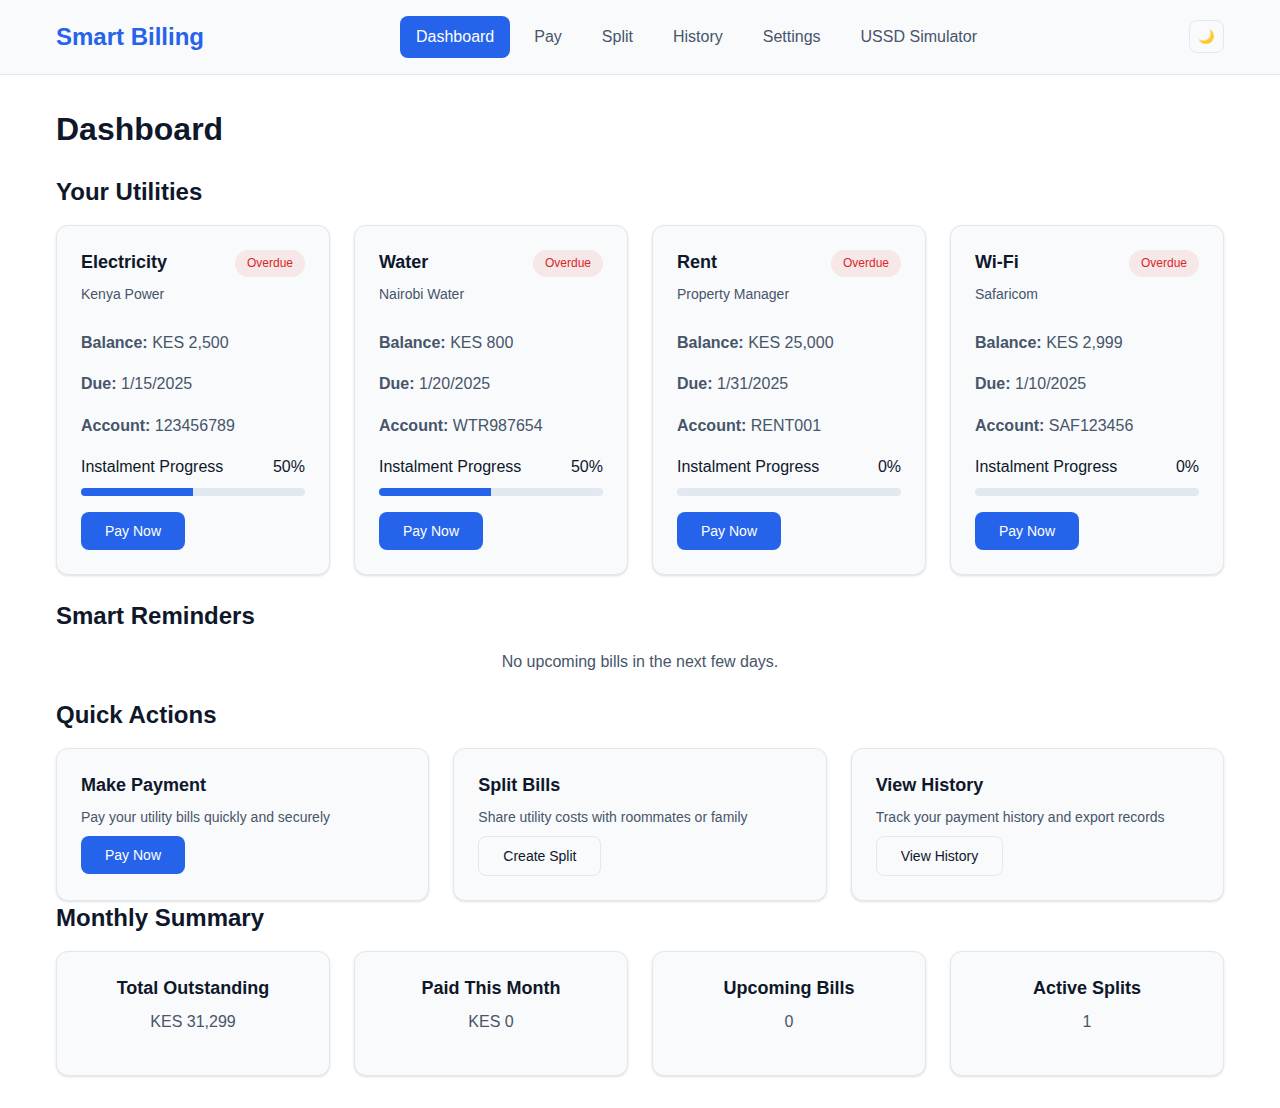
<file: index.html>
<!DOCTYPE html>
<html lang="en">
<head>
    <meta charset="UTF-8">
    <meta name="viewport" content="width=device-width, initial-scale=1.0">
    <title>Smart Utility Billing Assistant - Dashboard</title>
    <link rel="stylesheet" href="styles.css">
</head>
<body>
    <header class="header">
        <div class="container">
            <div class="header-content">
                <a href="index.html" class="logo">Smart Billing</a>
                
                <nav class="nav" role="navigation" aria-label="Main navigation">
                    <a href="index.html" class="nav-link">Dashboard</a>
                    <a href="pay.html" class="nav-link">Pay</a>
                    <a href="split.html" class="nav-link">Split</a>
                    <a href="history.html" class="nav-link">History</a>
                    <a href="settings.html" class="nav-link">Settings</a>
                    <a href="ussd.html" class="nav-link">USSD Simulator</a>
                </nav>
                
                <button class="theme-toggle" aria-label="Toggle dark mode">🌙</button>
            </div>
        </div>
    </header>

    <main class="main">
        <div class="container">
            <section aria-labelledby="dashboard-title">
                <h1 id="dashboard-title" class="mb-6">Dashboard</h1>
                
                <!-- Utility Cards Section -->
                <section aria-labelledby="utilities-title">
                    <h2 id="utilities-title" class="mb-4">Your Utilities</h2>
                    <div id="utility-cards" class="grid grid-4 mb-6">
                        <!-- Utility cards will be populated by JavaScript -->
                    </div>
                </section>

                <!-- Smart Reminders Section -->
                <section aria-labelledby="reminders-title">
                    <h2 id="reminders-title" class="mb-4">Smart Reminders</h2>
                    <div id="reminders" class="mb-6">
                        <!-- Reminders will be populated by JavaScript -->
                    </div>
                </section>

                <!-- Quick Actions Section -->
                <section aria-labelledby="quick-actions-title">
                    <h2 id="quick-actions-title" class="mb-4">Quick Actions</h2>
                    <div class="grid grid-3">
                        <div class="card">
                            <h3 class="card-title">Make Payment</h3>
                            <p class="card-subtitle">Pay your utility bills quickly and securely</p>
                            <a href="pay.html" class="btn btn-primary">Pay Now</a>
                        </div>
                        
                        <div class="card">
                            <h3 class="card-title">Split Bills</h3>
                            <p class="card-subtitle">Share utility costs with roommates or family</p>
                            <a href="split.html" class="btn btn-secondary">Create Split</a>
                        </div>
                        
                        <div class="card">
                            <h3 class="card-title">View History</h3>
                            <p class="card-subtitle">Track your payment history and export records</p>
                            <a href="history.html" class="btn btn-secondary">View History</a>
                        </div>
                    </div>
                </section>

                <!-- Summary Statistics -->
                <section aria-labelledby="summary-title" class="mt-6">
                    <h2 id="summary-title" class="mb-4">Monthly Summary</h2>
                    <div class="grid grid-4">
                        <div class="card text-center">
                            <h3 class="card-title">Total Outstanding</h3>
                            <p class="text-2xl font-bold text-primary" id="total-outstanding">KES 0</p>
                        </div>
                        
                        <div class="card text-center">
                            <h3 class="card-title">Paid This Month</h3>
                            <p class="text-2xl font-bold text-success" id="paid-this-month">KES 0</p>
                        </div>
                        
                        <div class="card text-center">
                            <h3 class="card-title">Upcoming Bills</h3>
                            <p class="text-2xl font-bold text-warning" id="upcoming-bills">0</p>
                        </div>
                        
                        <div class="card text-center">
                            <h3 class="card-title">Active Splits</h3>
                            <p class="text-2xl font-bold text-secondary" id="active-splits">0</p>
                        </div>
                    </div>
                </section>
            </section>
        </div>
    </main>

    <script src="app.js"></script>
    <script>
        // Dashboard-specific functionality
        document.addEventListener('DOMContentLoaded', function() {
            // Update summary statistics
            updateSummaryStats();
        });

        function updateSummaryStats() {
            if (!window.app || !window.app.data) return;

            const data = window.app.data;
            
            // Calculate total outstanding
            const totalOutstanding = data.utilities.reduce((sum, utility) => sum + utility.balance, 0);
            document.getElementById('total-outstanding').textContent = `KES ${totalOutstanding.toLocaleString()}`;
            
            // Calculate paid this month (from transactions)
            const currentMonth = new Date().getMonth();
            const currentYear = new Date().getFullYear();
            const paidThisMonth = data.transactions
                .filter(transaction => {
                    const transactionDate = new Date(transaction.date);
                    return transactionDate.getMonth() === currentMonth && 
                           transactionDate.getFullYear() === currentYear;
                })
                .reduce((sum, transaction) => sum + transaction.amount, 0);
            document.getElementById('paid-this-month').textContent = `KES ${paidThisMonth.toLocaleString()}`;
            
            // Count upcoming bills (due in next 7 days)
            const today = new Date();
            const nextWeek = new Date(today.getTime() + 7 * 24 * 60 * 60 * 1000);
            const upcomingCount = data.utilities.filter(utility => {
                const dueDate = new Date(utility.dueDate);
                return dueDate >= today && dueDate <= nextWeek;
            }).length;
            document.getElementById('upcoming-bills').textContent = upcomingCount;
            
            // Count active splits
            const activeSplitsCount = data.splits.filter(split => 
                split.participants.some(participant => !participant.paid)
            ).length;
            document.getElementById('active-splits').textContent = activeSplitsCount;
        }
    </script>
</body>
</html>
</file>
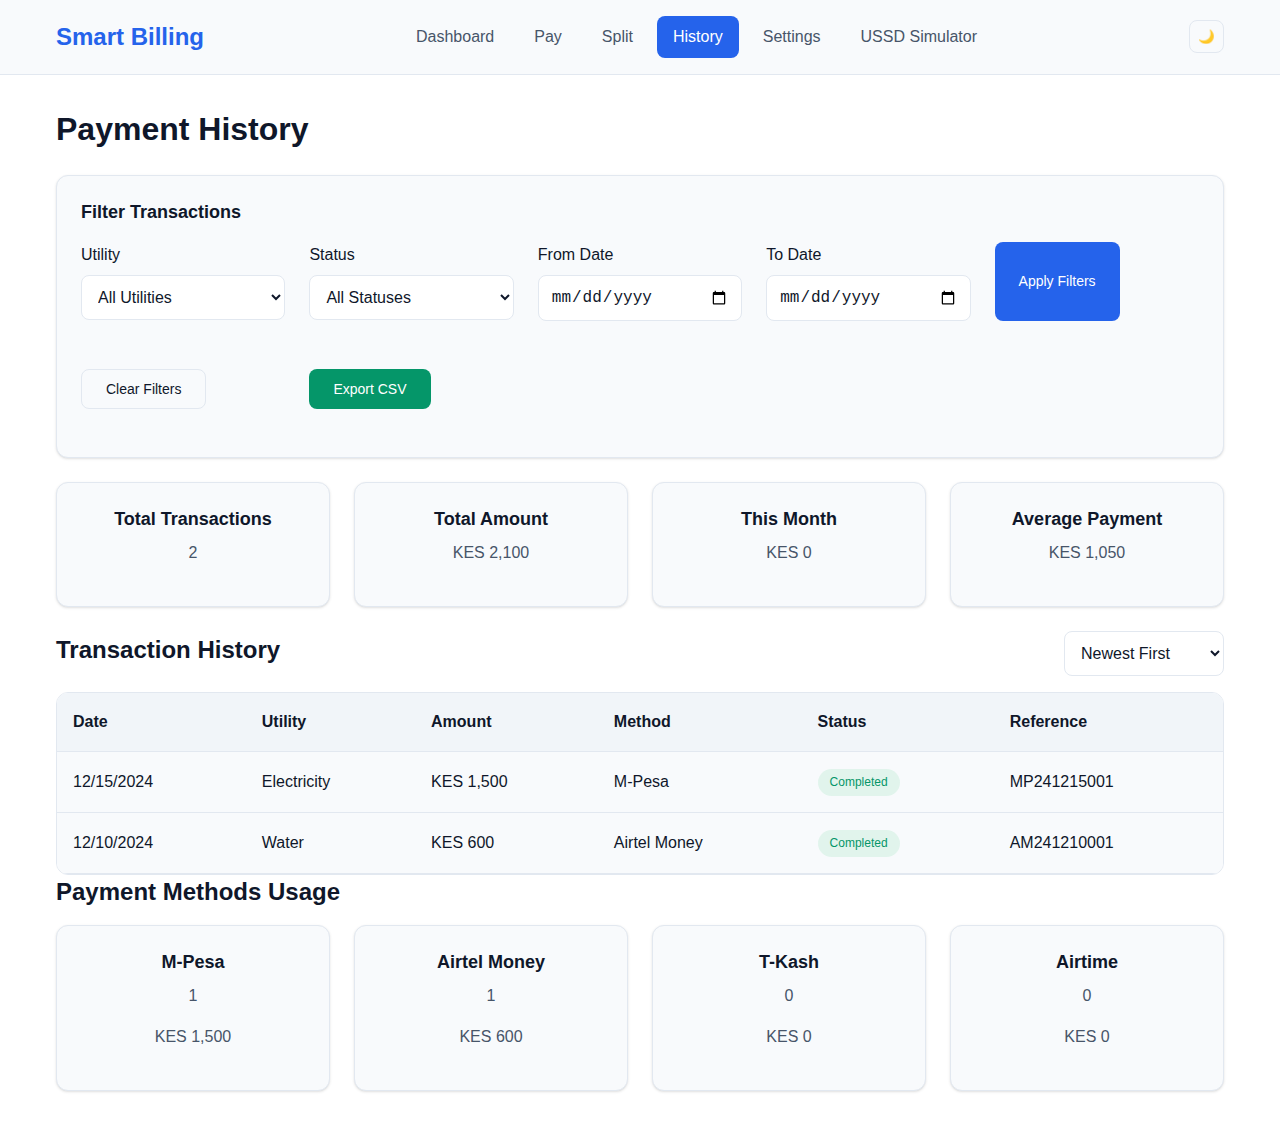
<file: history.html>
<!DOCTYPE html>
<html lang="en">
<head>
    <meta charset="UTF-8">
    <meta name="viewport" content="width=device-width, initial-scale=1.0">
    <title>Smart Utility Billing Assistant - Payment History</title>
    <link rel="stylesheet" href="styles.css">
</head>
<body>
    <header class="header">
        <div class="container">
            <div class="header-content">
                <a href="index.html" class="logo">Smart Billing</a>
                
                <nav class="nav" role="navigation" aria-label="Main navigation">
                    <a href="index.html" class="nav-link">Dashboard</a>
                    <a href="pay.html" class="nav-link">Pay</a>
                    <a href="split.html" class="nav-link">Split</a>
                    <a href="history.html" class="nav-link">History</a>
                    <a href="settings.html" class="nav-link">Settings</a>
                    <a href="ussd.html" class="nav-link">USSD Simulator</a>
                </nav>
                
                <button class="theme-toggle" aria-label="Toggle dark mode">🌙</button>
            </div>
        </div>
    </header>

    <main class="main">
        <div class="container">
            <section aria-labelledby="history-title">
                <h1 id="history-title" class="mb-6">Payment History</h1>
                
                <!-- Filters Section -->
                <div class="card mb-6">
                    <h2 class="card-title mb-4">Filter Transactions</h2>
                    
                    <form id="filter-form" class="grid grid-4">
                        <div class="form-group">
                            <label for="filter-utility" class="form-label">Utility</label>
                            <select id="filter-utility" class="form-select">
                                <option value="">All Utilities</option>
                                <option value="Electricity">Electricity</option>
                                <option value="Water">Water</option>
                                <option value="Rent">Rent</option>
                                <option value="Wi-Fi">Wi-Fi</option>
                            </select>
                        </div>

                        <div class="form-group">
                            <label for="filter-status" class="form-label">Status</label>
                            <select id="filter-status" class="form-select">
                                <option value="">All Statuses</option>
                                <option value="Completed">Completed</option>
                                <option value="Pending">Pending</option>
                                <option value="Failed">Failed</option>
                            </select>
                        </div>

                        <div class="form-group">
                            <label for="filter-date-from" class="form-label">From Date</label>
                            <input type="date" id="filter-date-from" class="form-input">
                        </div>

                        <div class="form-group">
                            <label for="filter-date-to" class="form-label">To Date</label>
                            <input type="date" id="filter-date-to" class="form-input">
                        </div>

                        <div class="form-group flex items-end">
                            <button type="submit" class="btn btn-primary">Apply Filters</button>
                        </div>

                        <div class="form-group flex items-end">
                            <button type="button" id="clear-filters" class="btn btn-secondary">Clear Filters</button>
                        </div>

                        <div class="form-group flex items-end">
                            <button type="button" id="export-csv" class="btn btn-success">Export CSV</button>
                        </div>
                    </form>
                </div>

                <!-- Summary Statistics -->
                <div class="grid grid-4 mb-6">
                    <div class="card text-center">
                        <h3 class="card-title">Total Transactions</h3>
                        <p class="text-2xl font-bold text-primary" id="total-transactions">0</p>
                    </div>
                    
                    <div class="card text-center">
                        <h3 class="card-title">Total Amount</h3>
                        <p class="text-2xl font-bold text-success" id="total-amount">KES 0</p>
                    </div>
                    
                    <div class="card text-center">
                        <h3 class="card-title">This Month</h3>
                        <p class="text-2xl font-bold text-warning" id="this-month-amount">KES 0</p>
                    </div>
                    
                    <div class="card text-center">
                        <h3 class="card-title">Average Payment</h3>
                        <p class="text-2xl font-bold text-secondary" id="average-payment">KES 0</p>
                    </div>
                </div>

                <!-- Transaction History Table -->
                <section aria-labelledby="transactions-title">
                    <div class="flex justify-between items-center mb-4">
                        <h2 id="transactions-title">Transaction History</h2>
                        <div class="flex gap-4">
                            <select id="sort-by" class="form-select" style="width: auto;">
                                <option value="date-desc">Newest First</option>
                                <option value="date-asc">Oldest First</option>
                                <option value="amount-desc">Highest Amount</option>
                                <option value="amount-asc">Lowest Amount</option>
                            </select>
                        </div>
                    </div>
                    
                    <div id="transaction-history">
                        <!-- Transaction history will be populated by JavaScript -->
                    </div>
                </section>

                <!-- Payment Methods Summary -->
                <section aria-labelledby="methods-title" class="mt-6">
                    <h2 id="methods-title" class="mb-4">Payment Methods Usage</h2>
                    <div class="grid grid-4">
                        <div class="card text-center">
                            <h3 class="card-title">M-Pesa</h3>
                            <p class="text-xl font-bold text-primary" id="mpesa-count">0</p>
                            <p class="text-sm text-secondary" id="mpesa-amount">KES 0</p>
                        </div>
                        
                        <div class="card text-center">
                            <h3 class="card-title">Airtel Money</h3>
                            <p class="text-xl font-bold text-primary" id="airtel-count">0</p>
                            <p class="text-sm text-secondary" id="airtel-amount">KES 0</p>
                        </div>
                        
                        <div class="card text-center">
                            <h3 class="card-title">T-Kash</h3>
                            <p class="text-xl font-bold text-primary" id="tkash-count">0</p>
                            <p class="text-sm text-secondary" id="tkash-amount">KES 0</p>
                        </div>
                        
                        <div class="card text-center">
                            <h3 class="card-title">Airtime</h3>
                            <p class="text-xl font-bold text-primary" id="airtime-count">0</p>
                            <p class="text-sm text-secondary" id="airtime-amount">KES 0</p>
                        </div>
                    </div>
                </section>
            </section>
        </div>
    </main>

    <script src="app.js"></script>
    <script>
        // History page specific functionality
        let filteredTransactions = [];

        document.addEventListener('DOMContentLoaded', function() {
            initializeHistoryPage();
            setupFilters();
            setupSorting();
        });

        function initializeHistoryPage() {
            if (!window.app || !window.app.data) return;
            
            filteredTransactions = [...window.app.data.transactions];
            renderTransactionHistory();
            updateStatistics();
            updatePaymentMethodsStats();
        }

        function setupFilters() {
            const filterForm = document.getElementById('filter-form');
            const clearFiltersBtn = document.getElementById('clear-filters');

            filterForm.addEventListener('submit', function(e) {
                e.preventDefault();
                applyFilters();
            });

            clearFiltersBtn.addEventListener('click', function() {
                filterForm.reset();
                filteredTransactions = [...window.app.data.transactions];
                renderTransactionHistory();
                updateStatistics();
            });
        }

        function setupSorting() {
            const sortSelect = document.getElementById('sort-by');
            sortSelect.addEventListener('change', function() {
                sortTransactions(this.value);
                renderTransactionHistory();
            });
        }

        function applyFilters() {
            if (!window.app || !window.app.data) return;

            const utility = document.getElementById('filter-utility').value;
            const status = document.getElementById('filter-status').value;
            const dateFrom = document.getElementById('filter-date-from').value;
            const dateTo = document.getElementById('filter-date-to').value;

            filteredTransactions = window.app.data.transactions.filter(transaction => {
                if (utility && transaction.utility !== utility) return false;
                if (status && transaction.status !== status) return false;
                if (dateFrom && transaction.date < dateFrom) return false;
                if (dateTo && transaction.date > dateTo) return false;
                return true;
            });

            renderTransactionHistory();
            updateStatistics();
            window.app.showMessage(`Found ${filteredTransactions.length} transactions matching your filters`, 'success');
        }

        function sortTransactions(sortBy) {
            switch (sortBy) {
                case 'date-desc':
                    filteredTransactions.sort((a, b) => new Date(b.date) - new Date(a.date));
                    break;
                case 'date-asc':
                    filteredTransactions.sort((a, b) => new Date(a.date) - new Date(b.date));
                    break;
                case 'amount-desc':
                    filteredTransactions.sort((a, b) => b.amount - a.amount);
                    break;
                case 'amount-asc':
                    filteredTransactions.sort((a, b) => a.amount - b.amount);
                    break;
            }
        }

        function renderTransactionHistory() {
            const container = document.getElementById('transaction-history');
            
            if (filteredTransactions.length === 0) {
                container.innerHTML = '<div class="card"><p class="text-center text-secondary">No transactions found matching your criteria</p></div>';
                return;
            }

            container.innerHTML = `
                <div class="table-container">
                    <table class="table">
                        <thead>
                            <tr>
                                <th>Date</th>
                                <th>Utility</th>
                                <th>Amount</th>
                                <th>Method</th>
                                <th>Status</th>
                                <th>Reference</th>
                            </tr>
                        </thead>
                        <tbody>
                            ${filteredTransactions.map(transaction => `
                                <tr onclick="toggleTransactionDetails(${transaction.id})" style="cursor: pointer;" 
                                    aria-expanded="false" aria-controls="details-${transaction.id}">
                                    <td>${new Date(transaction.date).toLocaleDateString()}</td>
                                    <td>${transaction.utility}</td>
                                    <td>KES ${transaction.amount.toLocaleString()}</td>
                                    <td>${transaction.method}</td>
                                    <td>
                                        <span class="badge ${getStatusBadgeClass(transaction.status)}">
                                            ${transaction.status}
                                        </span>
                                    </td>
                                    <td>${transaction.reference}</td>
                                </tr>
                                <tr id="details-${transaction.id}" class="hidden">
                                    <td colspan="6" class="expandable">
                                        <div class="grid grid-2">
                                            <div>
                                                <h4 class="font-semibold mb-2">Transaction Details</h4>
                                                <p><strong>Reference:</strong> ${transaction.reference}</p>
                                                <p><strong>Date & Time:</strong> ${new Date(transaction.date).toLocaleString()}</p>
                                                <p><strong>Status:</strong> ${transaction.status}</p>
                                                <p><strong>Method:</strong> ${transaction.method}</p>
                                            </div>
                                            <div>
                                                <h4 class="font-semibold mb-2">Payment Information</h4>
                                                <p><strong>Utility:</strong> ${transaction.utility}</p>
                                                <p><strong>Amount:</strong> KES ${transaction.amount.toLocaleString()}</p>
                                                ${transaction.notes ? `<p><strong>Notes:</strong> ${transaction.notes}</p>` : ''}
                                                <p><strong>Transaction ID:</strong> ${transaction.id}</p>
                                            </div>
                                        </div>
                                    </td>
                                </tr>
                            `).join('')}
                        </tbody>
                    </table>
                </div>
            `;
        }

        function toggleTransactionDetails(transactionId) {
            const detailsRow = document.getElementById(`details-${transactionId}`);
            const mainRow = document.querySelector(`tr[onclick="toggleTransactionDetails(${transactionId})"]`);
            
            if (detailsRow && mainRow) {
                const isHidden = detailsRow.classList.contains('hidden');
                detailsRow.classList.toggle('hidden');
                mainRow.setAttribute('aria-expanded', isHidden ? 'true' : 'false');
            }
        }

        function getStatusBadgeClass(status) {
            switch (status.toLowerCase()) {
                case 'completed': return 'badge-success';
                case 'pending': return 'badge-warning';
                case 'failed': return 'badge-error';
                default: return 'badge-secondary';
            }
        }

        function updateStatistics() {
            const totalTransactions = filteredTransactions.length;
            const totalAmount = filteredTransactions.reduce((sum, t) => sum + t.amount, 0);
            
            // Calculate this month's transactions
            const currentMonth = new Date().getMonth();
            const currentYear = new Date().getFullYear();
            const thisMonthAmount = filteredTransactions
                .filter(t => {
                    const date = new Date(t.date);
                    return date.getMonth() === currentMonth && date.getFullYear() === currentYear;
                })
                .reduce((sum, t) => sum + t.amount, 0);
            
            const averagePayment = totalTransactions > 0 ? totalAmount / totalTransactions : 0;

            document.getElementById('total-transactions').textContent = totalTransactions;
            document.getElementById('total-amount').textContent = `KES ${totalAmount.toLocaleString()}`;
            document.getElementById('this-month-amount').textContent = `KES ${thisMonthAmount.toLocaleString()}`;
            document.getElementById('average-payment').textContent = `KES ${Math.round(averagePayment).toLocaleString()}`;
        }

        function updatePaymentMethodsStats() {
            if (!window.app || !window.app.data) return;

            const methods = ['M-Pesa', 'Airtel', 'T-Kash', 'Airtime'];
            
            methods.forEach(method => {
                const transactions = filteredTransactions.filter(t => t.method === method || t.method === `${method} Money`);
                const count = transactions.length;
                const amount = transactions.reduce((sum, t) => sum + t.amount, 0);
                
                const methodKey = method.toLowerCase().replace('-', '');
                document.getElementById(`${methodKey}-count`).textContent = count;
                document.getElementById(`${methodKey}-amount`).textContent = `KES ${amount.toLocaleString()}`;
            });
        }

        // Make toggleTransactionDetails globally accessible
        window.toggleTransactionDetails = toggleTransactionDetails;
    </script>
</body>
</html>
</file>
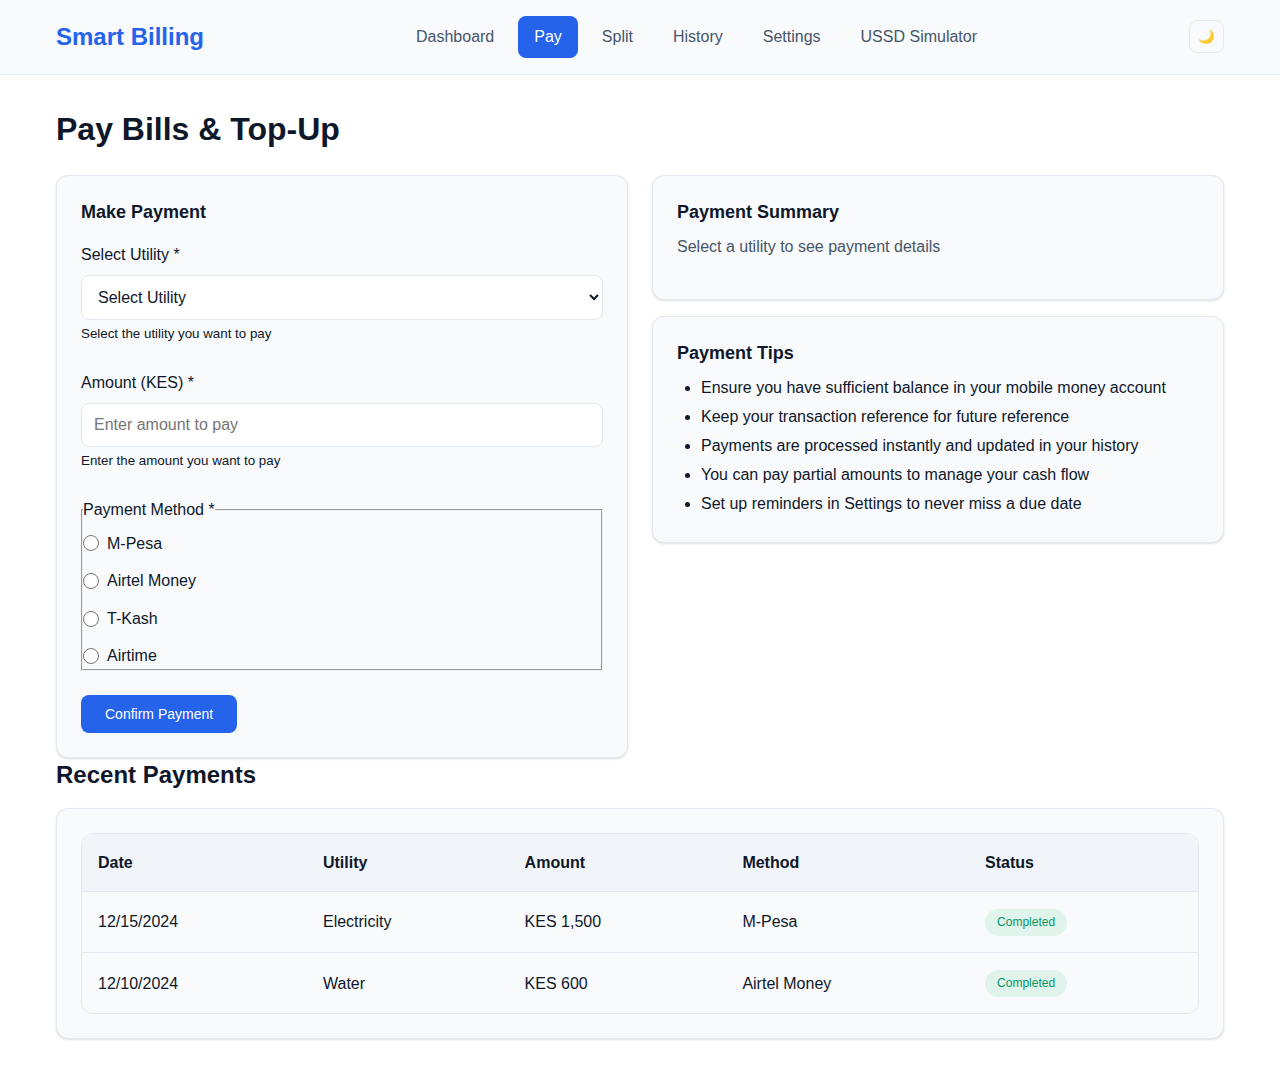
<file: pay.html>
<!DOCTYPE html>
<html lang="en">
<head>
    <meta charset="UTF-8">
    <meta name="viewport" content="width=device-width, initial-scale=1.0">
    <title>Smart Utility Billing Assistant - Pay Bills</title>
    <link rel="stylesheet" href="styles.css">
</head>
<body>
    <header class="header">
        <div class="container">
            <div class="header-content">
                <a href="index.html" class="logo">Smart Billing</a>
                
                <nav class="nav" role="navigation" aria-label="Main navigation">
                    <a href="index.html" class="nav-link">Dashboard</a>
                    <a href="pay.html" class="nav-link">Pay</a>
                    <a href="split.html" class="nav-link">Split</a>
                    <a href="history.html" class="nav-link">History</a>
                    <a href="settings.html" class="nav-link">Settings</a>
                    <a href="ussd.html" class="nav-link">USSD Simulator</a>
                </nav>
                
                <button class="theme-toggle" aria-label="Toggle dark mode">🌙</button>
            </div>
        </div>
    </header>

    <main class="main">
        <div class="container">
            <section aria-labelledby="payment-title">
                <h1 id="payment-title" class="mb-6">Pay Bills & Top-Up</h1>
                
                <div class="grid grid-2">
                    <!-- Payment Form -->
                    <div class="card">
                        <h2 class="card-title mb-4">Make Payment</h2>
                        
                        <form id="payment-form" novalidate>
                            <div class="form-group">
                                <label for="utility-select" class="form-label">Select Utility *</label>
                                <select id="utility-select" class="form-select" required aria-describedby="utility-help">
                                    <option value="">Choose a utility to pay</option>
                                    <!-- Options will be populated by JavaScript -->
                                </select>
                                <small id="utility-help" class="text-secondary">Select the utility you want to pay</small>
                            </div>

                            <div class="form-group">
                                <label for="amount" class="form-label">Amount (KES) *</label>
                                <input 
                                    type="number" 
                                    id="amount" 
                                    class="form-input" 
                                    placeholder="Enter amount to pay"
                                    min="1"
                                    step="0.01"
                                    required
                                    aria-describedby="amount-help"
                                >
                                <small id="amount-help" class="text-secondary">Enter the amount you want to pay</small>
                            </div>

                            <fieldset class="form-group">
                                <legend class="form-label">Payment Method *</legend>
                                <div class="radio-group" role="radiogroup" aria-required="true">
                                    <div class="radio-item">
                                        <input type="radio" id="mpesa" name="payment-method" value="M-Pesa" required>
                                        <label for="mpesa">M-Pesa</label>
                                    </div>
                                    <div class="radio-item">
                                        <input type="radio" id="airtel" name="payment-method" value="Airtel" required>
                                        <label for="airtel">Airtel Money</label>
                                    </div>
                                    <div class="radio-item">
                                        <input type="radio" id="tkash" name="payment-method" value="T-Kash" required>
                                        <label for="tkash">T-Kash</label>
                                    </div>
                                    <div class="radio-item">
                                        <input type="radio" id="airtime" name="payment-method" value="Airtime" required>
                                        <label for="airtime">Airtime</label>
                                    </div>
                                </div>
                            </fieldset>

                            <button type="submit" class="btn btn-primary">
                                Confirm Payment
                            </button>
                        </form>
                    </div>

                    <!-- Payment Summary & Tips -->
                    <div>
                        <div class="card mb-4">
                            <h3 class="card-title">Payment Summary</h3>
                            <div id="payment-summary">
                                <p class="text-secondary">Select a utility to see payment details</p>
                            </div>
                        </div>

                        <div class="card">
                            <h3 class="card-title">Payment Tips</h3>
                            <ul class="text-secondary" style="padding-left: 1.5rem; line-height: 1.8;">
                                <li>Ensure you have sufficient balance in your mobile money account</li>
                                <li>Keep your transaction reference for future reference</li>
                                <li>Payments are processed instantly and updated in your history</li>
                                <li>You can pay partial amounts to manage your cash flow</li>
                                <li>Set up reminders in Settings to never miss a due date</li>
                            </ul>
                        </div>
                    </div>
                </div>

                <!-- Recent Payments -->
                <section aria-labelledby="recent-payments-title" class="mt-6">
                    <h2 id="recent-payments-title" class="mb-4">Recent Payments</h2>
                    <div id="recent-payments" class="card">
                        <!-- Recent payments will be populated by JavaScript -->
                    </div>
                </section>
            </section>
        </div>
    </main>

    <script src="app.js"></script>
    <script>
        // Payment page specific functionality
        document.addEventListener('DOMContentLoaded', function() {
            setupPaymentSummary();
            displayRecentPayments();
        });

        function setupPaymentSummary() {
            const utilitySelect = document.getElementById('utility-select');
            const amountInput = document.getElementById('amount');
            const paymentSummary = document.getElementById('payment-summary');

            function updateSummary() {
                const selectedUtilityId = utilitySelect.value;
                const amount = parseFloat(amountInput.value) || 0;

                if (!selectedUtilityId || !window.app) {
                    paymentSummary.innerHTML = '<p class="text-secondary">Select a utility to see payment details</p>';
                    return;
                }

                const utility = window.app.data.utilities.find(u => u.id === selectedUtilityId);
                if (!utility) return;

                const remainingBalance = Math.max(0, utility.balance - amount);
                const progressAfterPayment = Math.min(100, ((utility.instalmentPaid + amount) / utility.monthlyAmount) * 100);

                paymentSummary.innerHTML = `
                    <div class="mb-4">
                        <h4 class="font-semibold">${utility.name}</h4>
                        <p class="text-secondary">${utility.provider}</p>
                    </div>
                    <div class="space-y-2">
                        <div class="flex justify-between">
                            <span>Current Balance:</span>
                            <span class="font-semibold">KES ${utility.balance.toLocaleString()}</span>
                        </div>
                        ${amount > 0 ? `
                        <div class="flex justify-between">
                            <span>Payment Amount:</span>
                            <span class="font-semibold text-primary">KES ${amount.toLocaleString()}</span>
                        </div>
                        <div class="flex justify-between">
                            <span>Remaining Balance:</span>
                            <span class="font-semibold ${remainingBalance === 0 ? 'text-success' : ''}">KES ${remainingBalance.toLocaleString()}</span>
                        </div>
                        <div class="mt-3">
                            <div class="flex justify-between items-center mb-2">
                                <span>Progress After Payment:</span>
                                <span class="font-semibold">${Math.round(progressAfterPayment)}%</span>
                            </div>
                            <div class="progress ${progressAfterPayment === 100 ? 'progress-success' : ''}">
                                <div class="progress-bar" style="width: ${progressAfterPayment}%"></div>
                            </div>
                        </div>
                        ` : ''}
                        <div class="flex justify-between text-sm text-secondary">
                            <span>Due Date:</span>
                            <span>${new Date(utility.dueDate).toLocaleDateString()}</span>
                        </div>
                    </div>
                `;
            }

            utilitySelect.addEventListener('change', updateSummary);
            amountInput.addEventListener('input', updateSummary);
        }

        function displayRecentPayments() {
            if (!window.app || !window.app.data) return;

            const recentPayments = window.app.data.transactions.slice(0, 5);
            const container = document.getElementById('recent-payments');

            if (recentPayments.length === 0) {
                container.innerHTML = '<p class="text-center text-secondary">No recent payments found</p>';
                return;
            }

            container.innerHTML = `
                <div class="table-container">
                    <table class="table">
                        <thead>
                            <tr>
                                <th>Date</th>
                                <th>Utility</th>
                                <th>Amount</th>
                                <th>Method</th>
                                <th>Status</th>
                            </tr>
                        </thead>
                        <tbody>
                            ${recentPayments.map(payment => `
                                <tr>
                                    <td>${new Date(payment.date).toLocaleDateString()}</td>
                                    <td>${payment.utility}</td>
                                    <td>KES ${payment.amount.toLocaleString()}</td>
                                    <td>${payment.method}</td>
                                    <td>
                                        <span class="badge ${payment.status === 'Completed' ? 'badge-success' : 'badge-warning'}">
                                            ${payment.status}
                                        </span>
                                    </td>
                                </tr>
                            `).join('')}
                        </tbody>
                    </table>
                </div>
            `;
        }
    </script>
</body>
</html>
</file>
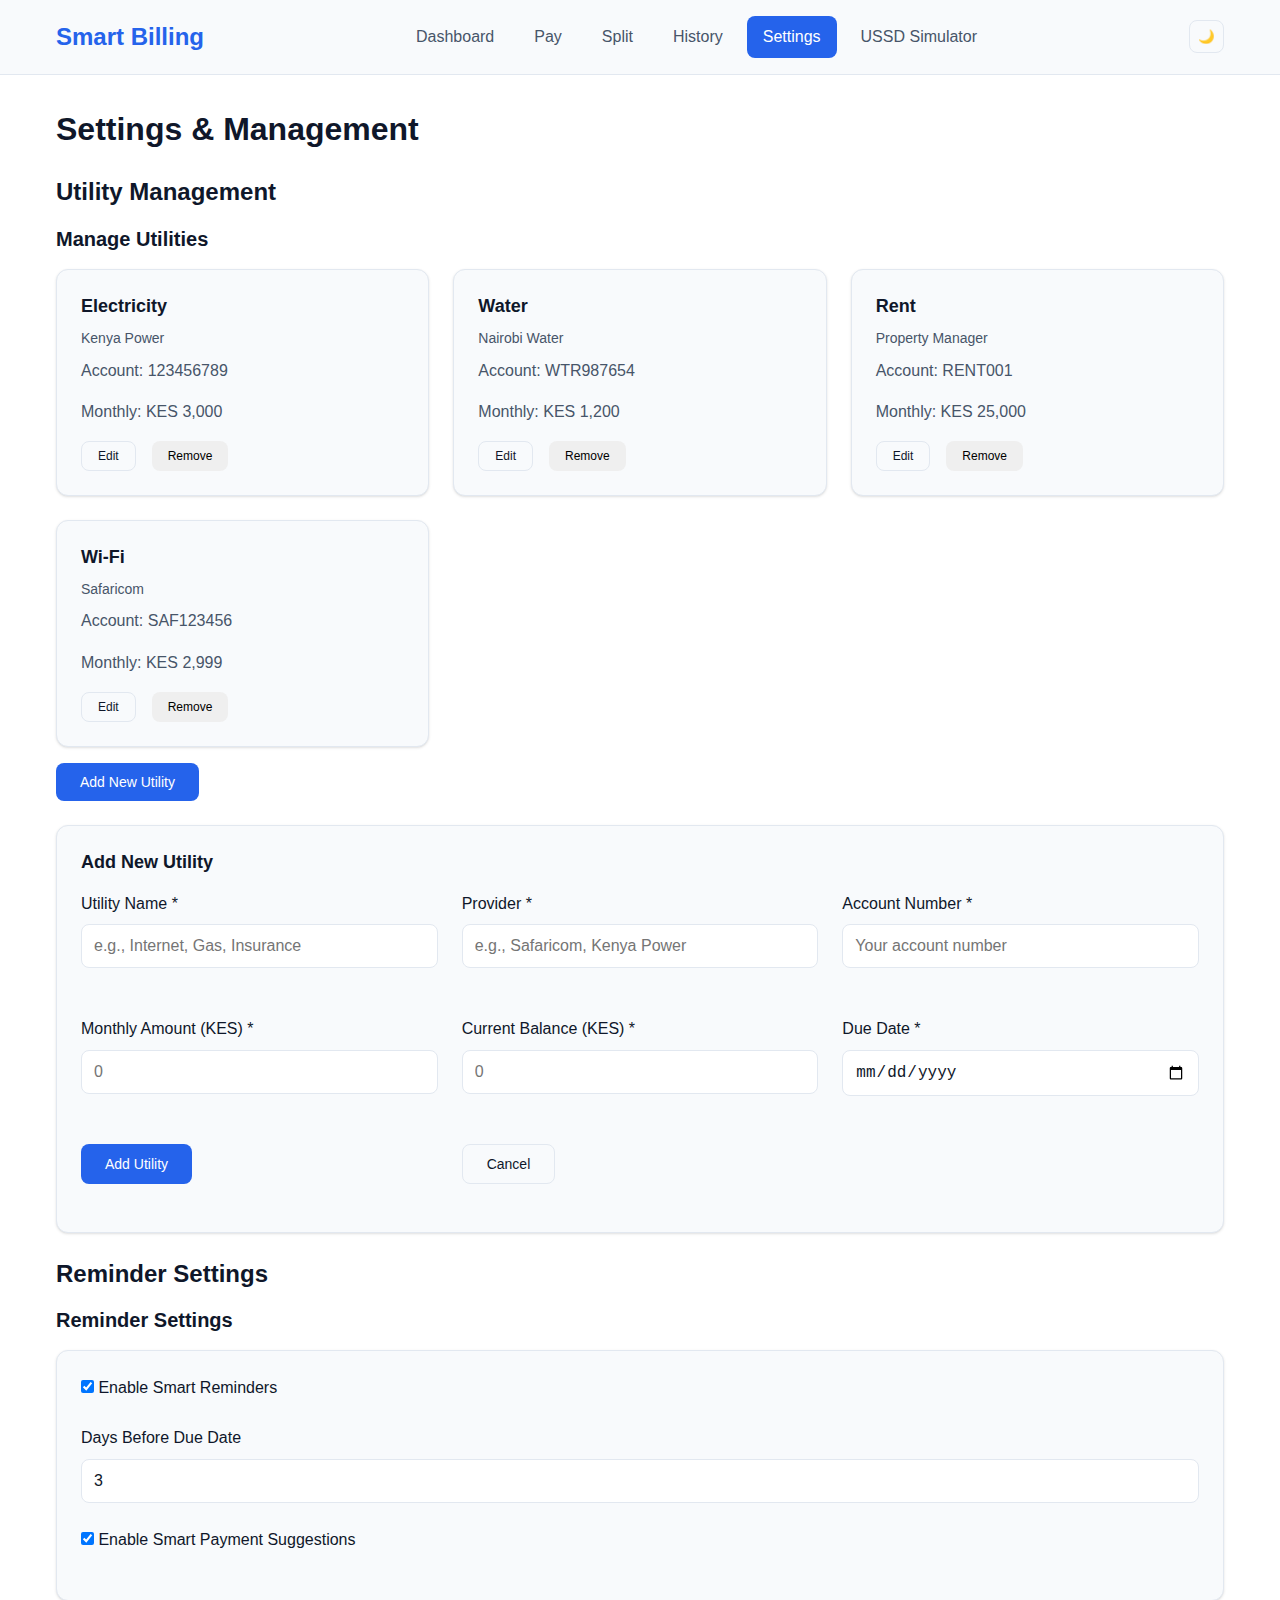
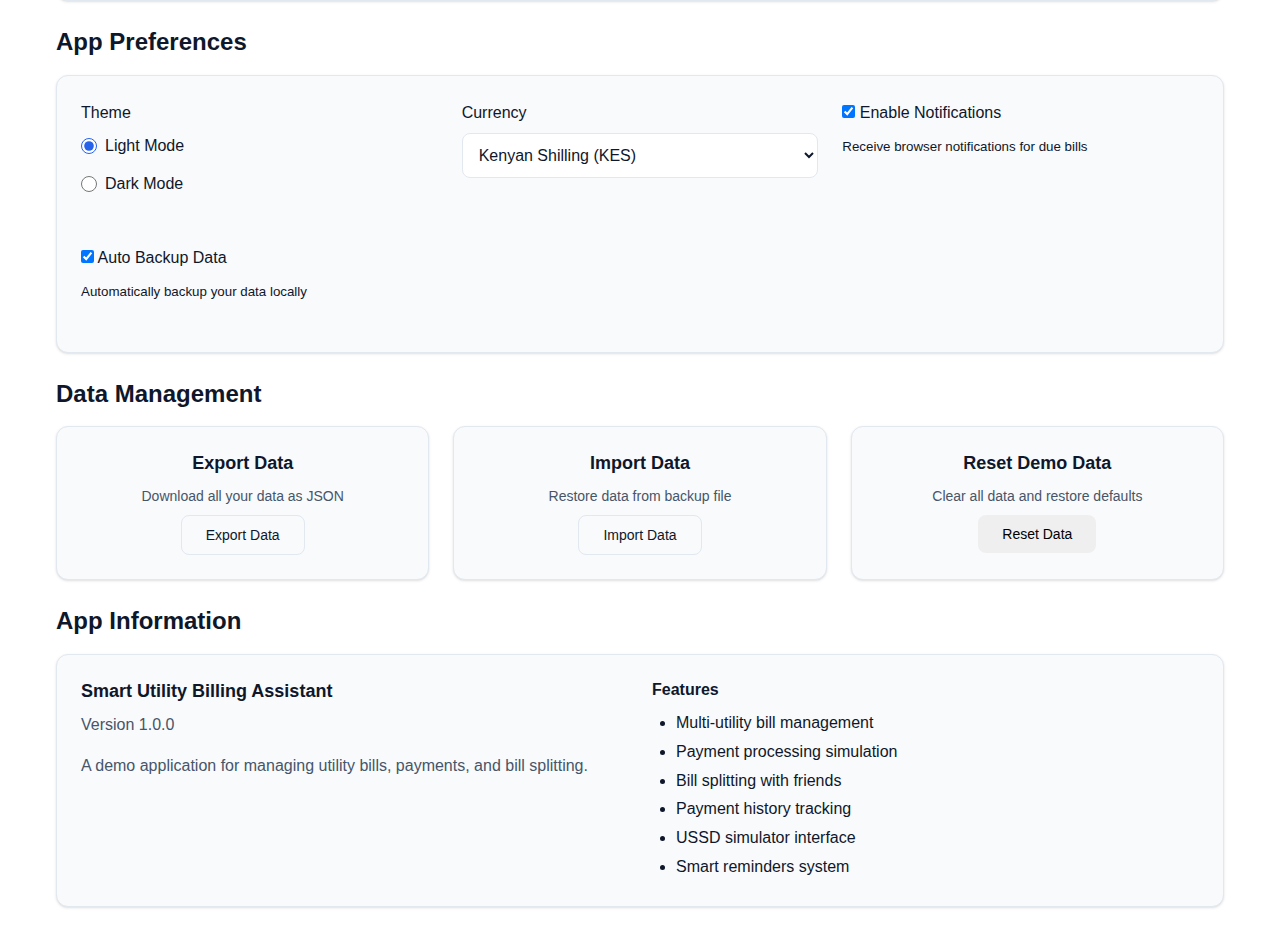
<file: settings.html>
<!DOCTYPE html>
<html lang="en">
<head>
    <meta charset="UTF-8">
    <meta name="viewport" content="width=device-width, initial-scale=1.0">
    <title>Smart Utility Billing Assistant - Settings</title>
    <link rel="stylesheet" href="styles.css">
</head>
<body>
    <header class="header">
        <div class="container">
            <div class="header-content">
                <a href="index.html" class="logo">Smart Billing</a>
                
                <nav class="nav" role="navigation" aria-label="Main navigation">
                    <a href="index.html" class="nav-link">Dashboard</a>
                    <a href="pay.html" class="nav-link">Pay</a>
                    <a href="split.html" class="nav-link">Split</a>
                    <a href="history.html" class="nav-link">History</a>
                    <a href="settings.html" class="nav-link">Settings</a>
                    <a href="ussd.html" class="nav-link">USSD Simulator</a>
                </nav>
                
                <button class="theme-toggle" aria-label="Toggle dark mode">🌙</button>
            </div>
        </div>
    </header>

    <main class="main">
        <div class="container">
            <section aria-labelledby="settings-title">
                <h1 id="settings-title" class="mb-6">Settings & Management</h1>
                
                <!-- Utility Management Section -->
                <section aria-labelledby="utility-management-title" class="mb-6">
                    <h2 id="utility-management-title" class="mb-4">Utility Management</h2>
                    <div id="utility-management">
                        <!-- Utility management content will be populated by JavaScript -->
                    </div>
                </section>

                <!-- Add New Utility Form -->
                <section aria-labelledby="add-utility-title" class="mb-6">
                    <div class="card">
                        <h3 id="add-utility-title" class="card-title mb-4">Add New Utility</h3>
                        
                        <form id="add-utility-form" class="grid grid-2">
                            <div class="form-group">
                                <label for="utility-name" class="form-label">Utility Name *</label>
                                <input 
                                    type="text" 
                                    id="utility-name" 
                                    class="form-input" 
                                    placeholder="e.g., Internet, Gas, Insurance"
                                    required
                                >
                            </div>

                            <div class="form-group">
                                <label for="utility-provider" class="form-label">Provider *</label>
                                <input 
                                    type="text" 
                                    id="utility-provider" 
                                    class="form-input" 
                                    placeholder="e.g., Safaricom, Kenya Power"
                                    required
                                >
                            </div>

                            <div class="form-group">
                                <label for="utility-account" class="form-label">Account Number *</label>
                                <input 
                                    type="text" 
                                    id="utility-account" 
                                    class="form-input" 
                                    placeholder="Your account number"
                                    required
                                >
                            </div>

                            <div class="form-group">
                                <label for="utility-monthly" class="form-label">Monthly Amount (KES) *</label>
                                <input 
                                    type="number" 
                                    id="utility-monthly" 
                                    class="form-input" 
                                    placeholder="0"
                                    min="1"
                                    step="0.01"
                                    required
                                >
                            </div>

                            <div class="form-group">
                                <label for="utility-balance" class="form-label">Current Balance (KES) *</label>
                                <input 
                                    type="number" 
                                    id="utility-balance" 
                                    class="form-input" 
                                    placeholder="0"
                                    min="0"
                                    step="0.01"
                                    required
                                >
                            </div>

                            <div class="form-group">
                                <label for="utility-due-date" class="form-label">Due Date *</label>
                                <input 
                                    type="date" 
                                    id="utility-due-date" 
                                    class="form-input" 
                                    required
                                >
                            </div>

                            <div class="form-group flex items-end">
                                <button type="submit" class="btn btn-primary">Add Utility</button>
                            </div>

                            <div class="form-group flex items-end">
                                <button type="button" id="cancel-add" class="btn btn-secondary">Cancel</button>
                            </div>
                        </form>
                    </div>
                </section>

                <!-- Reminder Settings Section -->
                <section aria-labelledby="reminder-settings-title" class="mb-6">
                    <h2 id="reminder-settings-title" class="mb-4">Reminder Settings</h2>
                    <div id="reminder-settings">
                        <!-- Reminder settings will be populated by JavaScript -->
                    </div>
                </section>

                <!-- App Preferences Section -->
                <section aria-labelledby="app-preferences-title" class="mb-6">
                    <h2 id="app-preferences-title" class="mb-4">App Preferences</h2>
                    <div class="card">
                        <div class="grid grid-2">
                            <div class="form-group">
                                <label class="form-label">Theme</label>
                                <div class="radio-group">
                                    <div class="radio-item">
                                        <input type="radio" id="theme-light" name="theme" value="light">
                                        <label for="theme-light">Light Mode</label>
                                    </div>
                                    <div class="radio-item">
                                        <input type="radio" id="theme-dark" name="theme" value="dark">
                                        <label for="theme-dark">Dark Mode</label>
                                    </div>
                                </div>
                            </div>

                            <div class="form-group">
                                <label for="currency" class="form-label">Currency</label>
                                <select id="currency" class="form-select">
                                    <option value="KES">Kenyan Shilling (KES)</option>
                                    <option value="USD">US Dollar (USD)</option>
                                    <option value="EUR">Euro (EUR)</option>
                                </select>
                            </div>

                            <div class="form-group">
                                <label class="form-label">
                                    <input type="checkbox" id="notifications" checked> 
                                    Enable Notifications
                                </label>
                                <small class="text-secondary">Receive browser notifications for due bills</small>
                            </div>

                            <div class="form-group">
                                <label class="form-label">
                                    <input type="checkbox" id="auto-backup" checked> 
                                    Auto Backup Data
                                </label>
                                <small class="text-secondary">Automatically backup your data locally</small>
                            </div>
                        </div>
                    </div>
                </section>

                <!-- Data Management Section -->
                <section aria-labelledby="data-management-title" class="mb-6">
                    <h2 id="data-management-title" class="mb-4">Data Management</h2>
                    <div class="grid grid-3">
                        <div class="card text-center">
                            <h3 class="card-title">Export Data</h3>
                            <p class="card-subtitle">Download all your data as JSON</p>
                            <button id="export-data" class="btn btn-secondary">Export Data</button>
                        </div>

                        <div class="card text-center">
                            <h3 class="card-title">Import Data</h3>
                            <p class="card-subtitle">Restore data from backup file</p>
                            <input type="file" id="import-file" accept=".json" style="display: none;">
                            <button id="import-data" class="btn btn-secondary">Import Data</button>
                        </div>

                        <div class="card text-center">
                            <h3 class="card-title">Reset Demo Data</h3>
                            <p class="card-subtitle">Clear all data and restore defaults</p>
                            <button id="reset-data" class="btn btn-warning">Reset Data</button>
                        </div>
                    </div>
                </section>

                <!-- App Information Section -->
                <section aria-labelledby="app-info-title">
                    <h2 id="app-info-title" class="mb-4">App Information</h2>
                    <div class="card">
                        <div class="grid grid-2">
                            <div>
                                <h3 class="card-title">Smart Utility Billing Assistant</h3>
                                <p class="text-secondary">Version 1.0.0</p>
                                <p class="text-secondary">A demo application for managing utility bills, payments, and bill splitting.</p>
                            </div>
                            <div>
                                <h4 class="font-semibold mb-2">Features</h4>
                                <ul class="text-secondary" style="padding-left: 1.5rem; line-height: 1.8;">
                                    <li>Multi-utility bill management</li>
                                    <li>Payment processing simulation</li>
                                    <li>Bill splitting with friends</li>
                                    <li>Payment history tracking</li>
                                    <li>USSD simulator interface</li>
                                    <li>Smart reminders system</li>
                                </ul>
                            </div>
                        </div>
                    </div>
                </section>
            </section>
        </div>
    </main>

    <script src="app.js"></script>
    <script>
        // Settings page specific functionality
        document.addEventListener('DOMContentLoaded', function() {
            initializeSettingsPage();
            setupAddUtilityForm();
            setupDataManagement();
            setupAppPreferences();
        });

        function initializeSettingsPage() {
            if (!window.app) return;
            
            // Set current theme in radio buttons
            const currentTheme = window.app.data.settings?.theme || 'light';
            document.getElementById(`theme-${currentTheme}`).checked = true;
            
            // Set other preferences
            document.getElementById('currency').value = window.app.data.settings?.currency || 'KES';
            document.getElementById('notifications').checked = window.app.data.settings?.notifications !== false;
            document.getElementById('auto-backup').checked = window.app.data.settings?.autoBackup !== false;
        }

        function setupAddUtilityForm() {
            const form = document.getElementById('add-utility-form');
            const cancelBtn = document.getElementById('cancel-add');

            form.addEventListener('submit', function(e) {
                e.preventDefault();
                addNewUtility();
            });

            cancelBtn.addEventListener('click', function() {
                form.reset();
            });
        }

        function addNewUtility() {
            const name = document.getElementById('utility-name').value.trim();
            const provider = document.getElementById('utility-provider').value.trim();
            const accountNumber = document.getElementById('utility-account').value.trim();
            const monthlyAmount = parseFloat(document.getElementById('utility-monthly').value);
            const balance = parseFloat(document.getElementById('utility-balance').value);
            const dueDate = document.getElementById('utility-due-date').value;

            if (!name || !provider || !accountNumber || !monthlyAmount || !balance || !dueDate) {
                window.app.showMessage('Please fill in all required fields', 'error');
                return;
            }

            const newUtility = {
                id: name.toLowerCase().replace(/\s+/g, '-'),
                name: name,
                provider: provider,
                balance: balance,
                dueDate: dueDate,
                monthlyAmount: monthlyAmount,
                instalmentPaid: 0,
                accountNumber: accountNumber
            };

            // Check if utility already exists
            const existingUtility = window.app.data.utilities.find(u => u.id === newUtility.id);
            if (existingUtility) {
                window.app.showMessage('A utility with this name already exists', 'error');
                return;
            }

            window.app.data.utilities.push(newUtility);
            window.app.saveData();
            window.app.showMessage(`${name} utility added successfully!`, 'success');
            
            // Reset form and refresh utility management
            document.getElementById('add-utility-form').reset();
            window.app.renderUtilityManagement();
        }

        function setupDataManagement() {
            const exportBtn = document.getElementById('export-data');
            const importBtn = document.getElementById('import-data');
            const importFile = document.getElementById('import-file');
            const resetBtn = document.getElementById('reset-data');

            exportBtn.addEventListener('click', function() {
                exportAppData();
            });

            importBtn.addEventListener('click', function() {
                importFile.click();
            });

            importFile.addEventListener('change', function(e) {
                const file = e.target.files[0];
                if (file) {
                    importAppData(file);
                }
            });

            resetBtn.addEventListener('click', function() {
                if (confirm('Are you sure you want to reset all data? This action cannot be undone.')) {
                    window.app.resetData();
                }
            });
        }

        function setupAppPreferences() {
            const themeInputs = document.querySelectorAll('input[name="theme"]');
            const currencySelect = document.getElementById('currency');
            const notificationsCheckbox = document.getElementById('notifications');
            const autoBackupCheckbox = document.getElementById('auto-backup');

            themeInputs.forEach(input => {
                input.addEventListener('change', function() {
                    if (this.checked) {
                        window.app.data.settings.theme = this.value;
                        window.app.saveData();
                        window.app.setupTheme();
                    }
                });
            });

            currencySelect.addEventListener('change', function() {
                window.app.data.settings.currency = this.value;
                window.app.saveData();
                window.app.showMessage(`Currency updated to ${this.value}`, 'success');
            });

            notificationsCheckbox.addEventListener('change', function() {
                window.app.data.settings.notifications = this.checked;
                window.app.saveData();
                window.app.showMessage(`Notifications ${this.checked ? 'enabled' : 'disabled'}`, 'success');
            });

            autoBackupCheckbox.addEventListener('change', function() {
                window.app.data.settings.autoBackup = this.checked;
                window.app.saveData();
                window.app.showMessage(`Auto backup ${this.checked ? 'enabled' : 'disabled'}`, 'success');
            });
        }

        function exportAppData() {
            const dataStr = JSON.stringify(window.app.data, null, 2);
            const blob = new Blob([dataStr], { type: 'application/json' });
            const url = window.URL.createObjectURL(blob);
            const a = document.createElement('a');
            a.href = url;
            a.download = `smart-billing-backup-${new Date().toISOString().split('T')[0]}.json`;
            a.click();
            window.URL.revokeObjectURL(url);
            window.app.showMessage('Data exported successfully!', 'success');
        }

        function importAppData(file) {
            const reader = new FileReader();
            reader.onload = function(e) {
                try {
                    const importedData = JSON.parse(e.target.result);
                    
                    // Basic validation
                    if (!importedData.utilities || !importedData.transactions) {
                        throw new Error('Invalid data format');
                    }
                    
                    window.app.data = importedData;
                    window.app.saveData();
                    window.app.showMessage('Data imported successfully! Refreshing page...', 'success');
                    
                    setTimeout(() => {
                        window.location.reload();
                    }, 2000);
                } catch (error) {
                    window.app.showMessage('Error importing data: Invalid file format', 'error');
                }
            };
            reader.readAsText(file);
        }

        // Utility management functions
        window.editUtility = function(utilityId) {
            window.app.showMessage('Edit functionality would open a modal or form', 'success');
        };

        window.removeUtility = function(utilityId) {
            if (confirm('Are you sure you want to remove this utility?')) {
                window.app.data.utilities = window.app.data.utilities.filter(u => u.id !== utilityId);
                window.app.saveData();
                window.app.renderUtilityManagement();
                window.app.showMessage('Utility removed successfully!', 'success');
            }
        };
    </script>
</body>
</html>
</file>
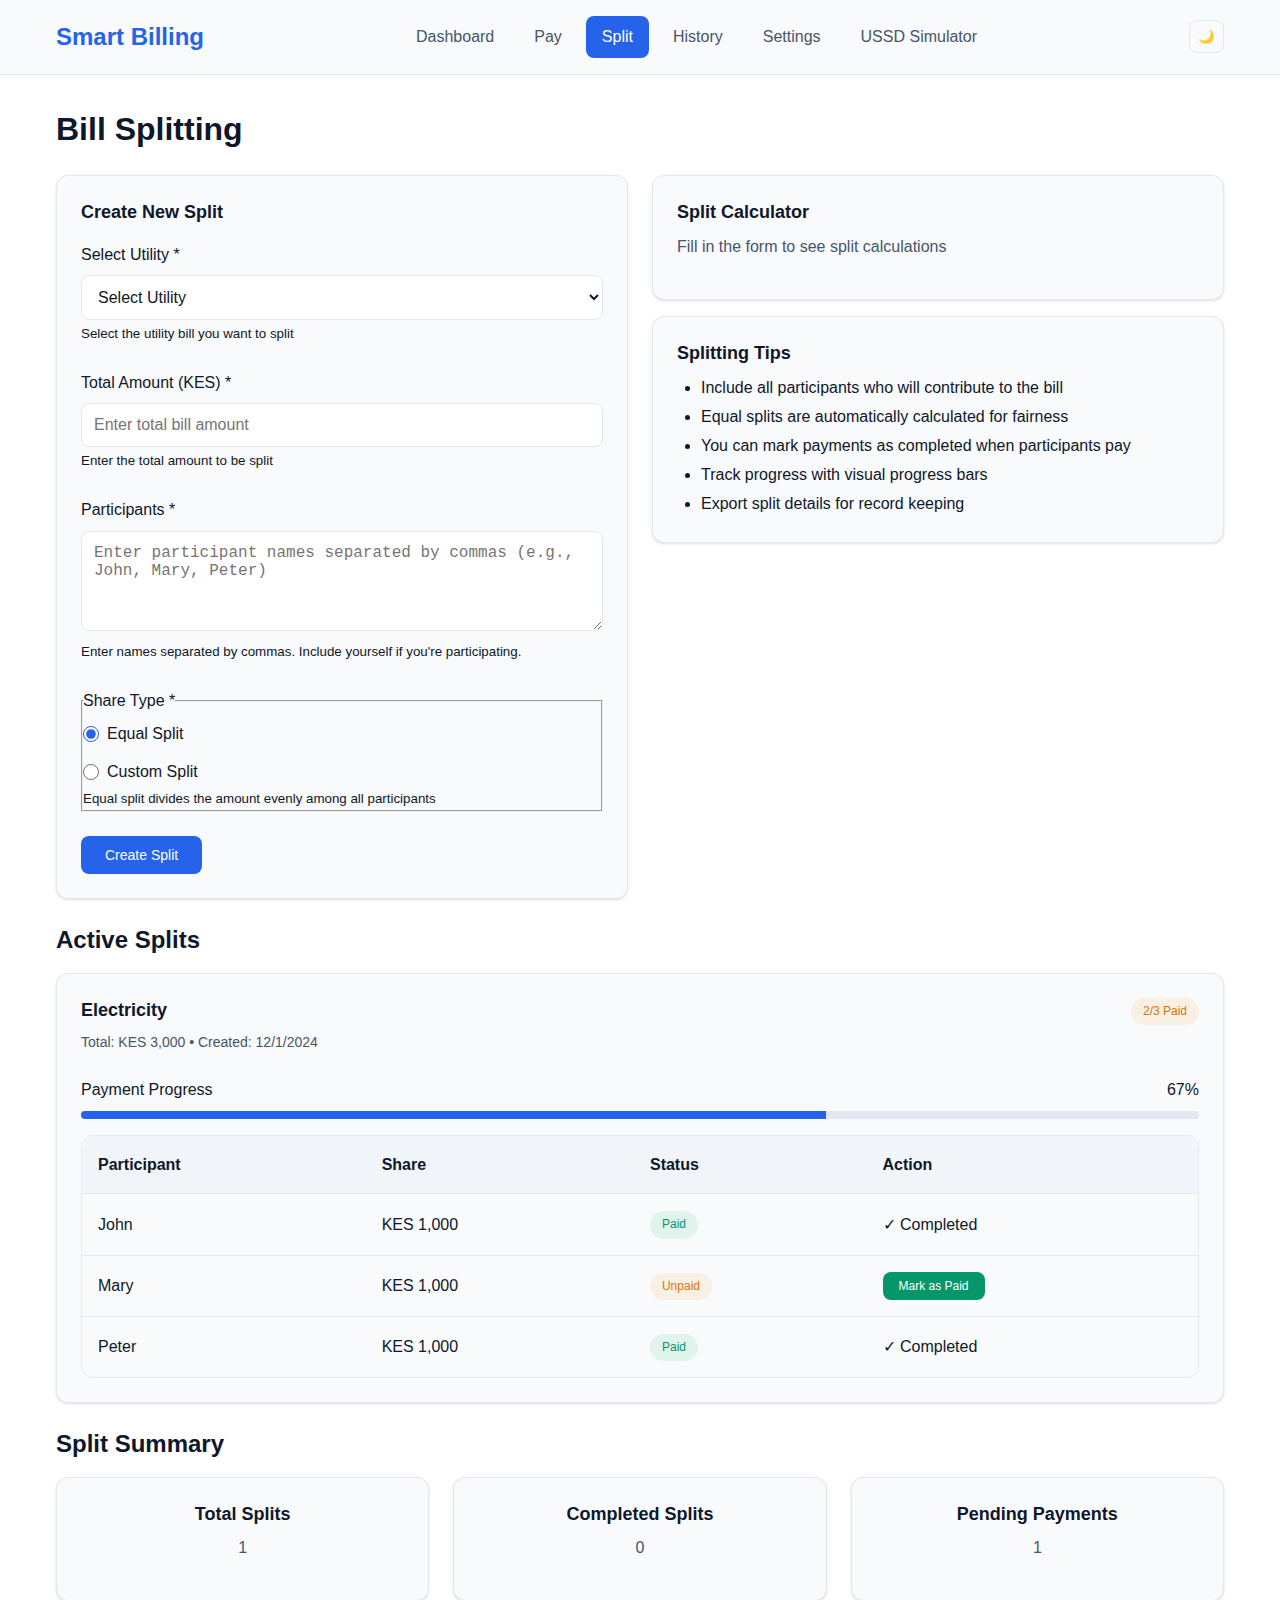
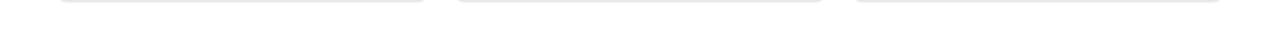
<file: split.html>
<!DOCTYPE html>
<html lang="en">
<head>
    <meta charset="UTF-8">
    <meta name="viewport" content="width=device-width, initial-scale=1.0">
    <title>Smart Utility Billing Assistant - Bill Splitting</title>
    <link rel="stylesheet" href="styles.css">
</head>
<body>
    <header class="header">
        <div class="container">
            <div class="header-content">
                <a href="index.html" class="logo">Smart Billing</a>
                
                <nav class="nav" role="navigation" aria-label="Main navigation">
                    <a href="index.html" class="nav-link">Dashboard</a>
                    <a href="pay.html" class="nav-link">Pay</a>
                    <a href="split.html" class="nav-link">Split</a>
                    <a href="history.html" class="nav-link">History</a>
                    <a href="settings.html" class="nav-link">Settings</a>
                    <a href="ussd.html" class="nav-link">USSD Simulator</a>
                </nav>
                
                <button class="theme-toggle" aria-label="Toggle dark mode">🌙</button>
            </div>
        </div>
    </header>

    <main class="main">
        <div class="container">
            <section aria-labelledby="split-title">
                <h1 id="split-title" class="mb-6">Bill Splitting</h1>
                
                <div class="grid grid-2 mb-6">
                    <!-- Create New Split Form -->
                    <div class="card">
                        <h2 class="card-title mb-4">Create New Split</h2>
                        
                        <form id="split-form" novalidate>
                            <div class="form-group">
                                <label for="split-utility" class="form-label">Select Utility *</label>
                                <select id="split-utility" class="form-select" required aria-describedby="split-utility-help">
                                    <option value="">Choose utility to split</option>
                                    <!-- Options will be populated by JavaScript -->
                                </select>
                                <small id="split-utility-help" class="text-secondary">Select the utility bill you want to split</small>
                            </div>

                            <div class="form-group">
                                <label for="total-amount" class="form-label">Total Amount (KES) *</label>
                                <input 
                                    type="number" 
                                    id="total-amount" 
                                    class="form-input" 
                                    placeholder="Enter total bill amount"
                                    min="1"
                                    step="0.01"
                                    required
                                    aria-describedby="total-amount-help"
                                >
                                <small id="total-amount-help" class="text-secondary">Enter the total amount to be split</small>
                            </div>

                            <div class="form-group">
                                <label for="participants" class="form-label">Participants *</label>
                                <textarea 
                                    id="participants" 
                                    class="form-textarea" 
                                    placeholder="Enter participant names separated by commas (e.g., John, Mary, Peter)"
                                    required
                                    aria-describedby="participants-help"
                                    rows="3"
                                ></textarea>
                                <small id="participants-help" class="text-secondary">Enter names separated by commas. Include yourself if you're participating.</small>
                            </div>

                            <fieldset class="form-group">
                                <legend class="form-label">Share Type *</legend>
                                <div class="radio-group" role="radiogroup" aria-required="true">
                                    <div class="radio-item">
                                        <input type="radio" id="equal-share" name="share-type" value="equal" checked required>
                                        <label for="equal-share">Equal Split</label>
                                    </div>
                                    <div class="radio-item">
                                        <input type="radio" id="custom-share" name="share-type" value="custom" required>
                                        <label for="custom-share">Custom Split</label>
                                    </div>
                                </div>
                                <small class="text-secondary">Equal split divides the amount evenly among all participants</small>
                            </fieldset>

                            <button type="submit" class="btn btn-primary">
                                Create Split
                            </button>
                        </form>
                    </div>

                    <!-- Split Calculator -->
                    <div>
                        <div class="card mb-4">
                            <h3 class="card-title">Split Calculator</h3>
                            <div id="split-calculator">
                                <p class="text-secondary">Fill in the form to see split calculations</p>
                            </div>
                        </div>

                        <div class="card">
                            <h3 class="card-title">Splitting Tips</h3>
                            <ul class="text-secondary" style="padding-left: 1.5rem; line-height: 1.8;">
                                <li>Include all participants who will contribute to the bill</li>
                                <li>Equal splits are automatically calculated for fairness</li>
                                <li>You can mark payments as completed when participants pay</li>
                                <li>Track progress with visual progress bars</li>
                                <li>Export split details for record keeping</li>
                            </ul>
                        </div>
                    </div>
                </div>

                <!-- Active Splits Section -->
                <section aria-labelledby="active-splits-title">
                    <h2 id="active-splits-title" class="mb-4">Active Splits</h2>
                    <div id="active-splits">
                        <!-- Active splits will be populated by JavaScript -->
                    </div>
                </section>

                <!-- Split History Summary -->
                <section aria-labelledby="split-summary-title" class="mt-6">
                    <h2 id="split-summary-title" class="mb-4">Split Summary</h2>
                    <div class="grid grid-3">
                        <div class="card text-center">
                            <h3 class="card-title">Total Splits</h3>
                            <p class="text-2xl font-bold text-primary" id="total-splits">0</p>
                        </div>
                        
                        <div class="card text-center">
                            <h3 class="card-title">Completed Splits</h3>
                            <p class="text-2xl font-bold text-success" id="completed-splits">0</p>
                        </div>
                        
                        <div class="card text-center">
                            <h3 class="card-title">Pending Payments</h3>
                            <p class="text-2xl font-bold text-warning" id="pending-payments">0</p>
                        </div>
                    </div>
                </section>
            </section>
        </div>
    </main>

    <script src="app.js"></script>
    <script>
        // Split page specific functionality
        document.addEventListener('DOMContentLoaded', function() {
            setupSplitCalculator();
            updateSplitSummary();
        });

        function setupSplitCalculator() {
            const utilitySelect = document.getElementById('split-utility');
            const totalAmountInput = document.getElementById('total-amount');
            const participantsInput = document.getElementById('participants');
            const shareTypeInputs = document.querySelectorAll('input[name="share-type"]');
            const calculator = document.getElementById('split-calculator');

            function updateCalculator() {
                const utility = utilitySelect.value;
                const totalAmount = parseFloat(totalAmountInput.value) || 0;
                const participantsText = participantsInput.value.trim();
                const shareType = document.querySelector('input[name="share-type"]:checked')?.value;

                if (!utility || !totalAmount || !participantsText) {
                    calculator.innerHTML = '<p class="text-secondary">Fill in the form to see split calculations</p>';
                    return;
                }

                const participants = participantsText.split(',').map(name => name.trim()).filter(name => name);
                
                if (participants.length < 2) {
                    calculator.innerHTML = '<p class="text-warning">Please enter at least 2 participants</p>';
                    return;
                }

                const shareAmount = totalAmount / participants.length;

                calculator.innerHTML = `
                    <div class="mb-4">
                        <h4 class="font-semibold">${utility}</h4>
                        <p class="text-secondary">Total: KES ${totalAmount.toLocaleString()}</p>
                    </div>
                    <div class="space-y-2">
                        <div class="flex justify-between">
                            <span>Number of Participants:</span>
                            <span class="font-semibold">${participants.length}</span>
                        </div>
                        <div class="flex justify-between">
                            <span>Share per Person:</span>
                            <span class="font-semibold text-primary">KES ${shareAmount.toLocaleString()}</span>
                        </div>
                        <div class="mt-3">
                            <h5 class="font-semibold mb-2">Participants:</h5>
                            <div class="space-y-1">
                                ${participants.map(name => `
                                    <div class="flex justify-between text-sm">
                                        <span>${name}</span>
                                        <span>KES ${shareAmount.toLocaleString()}</span>
                                    </div>
                                `).join('')}
                            </div>
                        </div>
                    </div>
                `;
            }

            utilitySelect.addEventListener('change', updateCalculator);
            totalAmountInput.addEventListener('input', updateCalculator);
            participantsInput.addEventListener('input', updateCalculator);
            shareTypeInputs.forEach(input => input.addEventListener('change', updateCalculator));
        }

        function updateSplitSummary() {
            if (!window.app || !window.app.data) return;

            const splits = window.app.data.splits;
            const totalSplits = splits.length;
            
            const completedSplits = splits.filter(split => 
                split.participants.every(participant => participant.paid)
            ).length;
            
            const pendingPayments = splits.reduce((total, split) => 
                total + split.participants.filter(participant => !participant.paid).length, 0
            );

            document.getElementById('total-splits').textContent = totalSplits;
            document.getElementById('completed-splits').textContent = completedSplits;
            document.getElementById('pending-payments').textContent = pendingPayments;
        }

        // Function to handle split creation success
        function onSplitCreated() {
            updateSplitSummary();
        }

        // Override the app's createSplit method to include our callback
        if (window.app) {
            const originalCreateSplit = window.app.createSplit.bind(window.app);
            window.app.createSplit = function() {
                originalCreateSplit();
                onSplitCreated();
            };
        }
    </script>
</body>
</html>
</file>
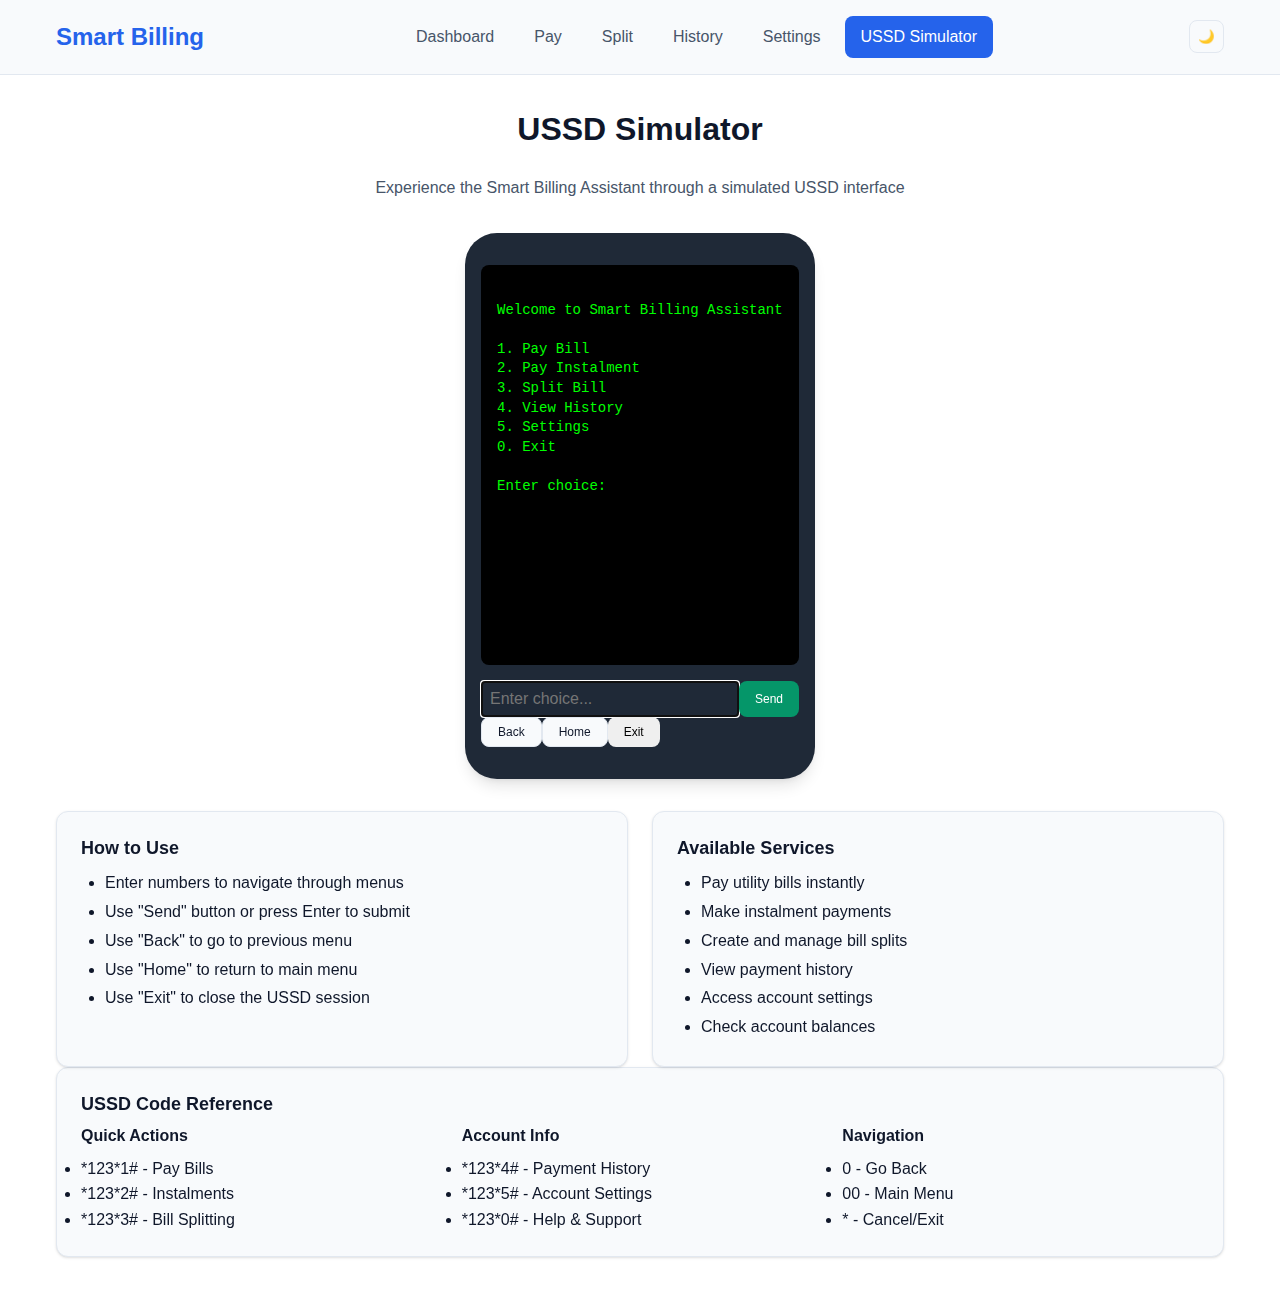
<file: ussd.html>
<!DOCTYPE html>
<html lang="en">
<head>
    <meta charset="UTF-8">
    <meta name="viewport" content="width=device-width, initial-scale=1.0">
    <title>Smart Utility Billing Assistant - USSD Simulator</title>
    <link rel="stylesheet" href="styles.css">
</head>
<body>
    <header class="header">
        <div class="container">
            <div class="header-content">
                <a href="index.html" class="logo">Smart Billing</a>
                
                <nav class="nav" role="navigation" aria-label="Main navigation">
                    <a href="index.html" class="nav-link">Dashboard</a>
                    <a href="pay.html" class="nav-link">Pay</a>
                    <a href="split.html" class="nav-link">Split</a>
                    <a href="history.html" class="nav-link">History</a>
                    <a href="settings.html" class="nav-link">Settings</a>
                    <a href="ussd.html" class="nav-link">USSD Simulator</a>
                </nav>
                
                <button class="theme-toggle" aria-label="Toggle dark mode">🌙</button>
            </div>
        </div>
    </header>

    <main class="main">
        <div class="container">
            <section aria-labelledby="ussd-title">
                <h1 id="ussd-title" class="mb-6 text-center">USSD Simulator</h1>
                
                <div class="text-center mb-4">
                    <p class="text-secondary">Experience the Smart Billing Assistant through a simulated USSD interface</p>
                </div>

                <!-- Phone Container -->
                <div class="phone-container">
                    <!-- Phone Screen -->
                    <div class="phone-screen" role="application" aria-label="USSD Interface">
                        <div id="ussd-screen">
                            <!-- USSD content will be populated by JavaScript -->
                        </div>
                    </div>

                    <!-- Phone Input -->
                    <div style="margin-top: 1rem;">
                        <div class="flex gap-2">
                            <input 
                                type="text" 
                                id="ussd-input" 
                                class="ussd-input" 
                                placeholder="Enter choice..."
                                maxlength="10"
                                aria-label="USSD input"
                            >
                            <button id="ussd-send" class="btn btn-success btn-sm">Send</button>
                        </div>
                        <div class="flex gap-2 mt-2">
                            <button id="ussd-back" class="btn btn-secondary btn-sm">Back</button>
                            <button id="ussd-home" class="btn btn-secondary btn-sm">Home</button>
                            <button id="ussd-exit" class="btn btn-warning btn-sm">Exit</button>
                        </div>
                    </div>
                </div>

                <!-- USSD Information -->
                <div class="grid grid-2 mt-6">
                    <div class="card">
                        <h3 class="card-title">How to Use</h3>
                        <ul class="text-secondary" style="padding-left: 1.5rem; line-height: 1.8;">
                            <li>Enter numbers to navigate through menus</li>
                            <li>Use "Send" button or press Enter to submit</li>
                            <li>Use "Back" to go to previous menu</li>
                            <li>Use "Home" to return to main menu</li>
                            <li>Use "Exit" to close the USSD session</li>
                        </ul>
                    </div>

                    <div class="card">
                        <h3 class="card-title">Available Services</h3>
                        <ul class="text-secondary" style="padding-left: 1.5rem; line-height: 1.8;">
                            <li>Pay utility bills instantly</li>
                            <li>Make instalment payments</li>
                            <li>Create and manage bill splits</li>
                            <li>View payment history</li>
                            <li>Access account settings</li>
                            <li>Check account balances</li>
                        </ul>
                    </div>
                </div>

                <!-- USSD Code Reference -->
                <div class="card mt-6">
                    <h3 class="card-title">USSD Code Reference</h3>
                    <div class="grid grid-3">
                        <div>
                            <h4 class="font-semibold mb-2">Quick Actions</h4>
                            <ul class="text-secondary text-sm" style="line-height: 1.6;">
                                <li>*123*1# - Pay Bills</li>
                                <li>*123*2# - Instalments</li>
                                <li>*123*3# - Bill Splitting</li>
                            </ul>
                        </div>
                        <div>
                            <h4 class="font-semibold mb-2">Account Info</h4>
                            <ul class="text-secondary text-sm" style="line-height: 1.6;">
                                <li>*123*4# - Payment History</li>
                                <li>*123*5# - Account Settings</li>
                                <li>*123*0# - Help & Support</li>
                            </ul>
                        </div>
                        <div>
                            <h4 class="font-semibold mb-2">Navigation</h4>
                            <ul class="text-secondary text-sm" style="line-height: 1.6;">
                                <li>0 - Go Back</li>
                                <li>00 - Main Menu</li>
                                <li>* - Cancel/Exit</li>
                            </ul>
                        </div>
                    </div>
                </div>
            </section>
        </div>
    </main>

    <script src="app.js"></script>
    <script>
        // USSD Simulator specific functionality
        let ussdHistory = [];
        let currentStep = 'main';

        document.addEventListener('DOMContentLoaded', function() {
            initializeUSSDSimulator();
        });

        function initializeUSSDSimulator() {
            setupUSSDControls();
            renderUSSDScreen();
        }

        function setupUSSDControls() {
            const input = document.getElementById('ussd-input');
            const sendBtn = document.getElementById('ussd-send');
            const backBtn = document.getElementById('ussd-back');
            const homeBtn = document.getElementById('ussd-home');
            const exitBtn = document.getElementById('ussd-exit');

            // Send button and Enter key
            const handleSend = () => {
                const value = input.value.trim();
                if (value) {
                    processUSSDInput(value);
                    input.value = '';
                }
            };

            sendBtn.addEventListener('click', handleSend);
            input.addEventListener('keypress', (e) => {
                if (e.key === 'Enter') {
                    handleSend();
                }
            });

            // Navigation buttons
            backBtn.addEventListener('click', () => {
                goBack();
            });

            homeBtn.addEventListener('click', () => {
                goHome();
            });

            exitBtn.addEventListener('click', () => {
                exitUSSD();
            });

            // Focus input for better UX
            input.focus();
        }

        function renderUSSDScreen() {
            const screen = document.getElementById('ussd-screen');
            const screens = getUSSDScreens();
            
            screen.innerHTML = `<pre>${screens[currentStep] || screens.main}</pre>`;
        }

        function getUSSDScreens() {
            const utilities = window.app?.data?.utilities || [];
            const recentTransactions = window.app?.data?.transactions?.slice(0, 3) || [];
            
            return {
                main: `

Welcome to Smart Billing Assistant

1. Pay Bill
2. Pay Instalment  
3. Split Bill
4. View History
5. Settings
0. Exit

Enter choice:`,

                payBill: `Pay Bill

Select utility:
${utilities.map((u, i) => `${i + 1}. ${u.name} - KES ${u.balance.toLocaleString()}`).join('\n')}

0. Back
Enter choice:`,

                payInstalment: `Pay Instalment

Choose utility:
${utilities.map((u, i) => {
    const progress = Math.round((u.instalmentPaid / u.monthlyAmount) * 100);
    return `${i + 1}. ${u.name} (${progress}% paid)`;
}).join('\n')}

0. Back
Enter choice:`,

                splitBill: `Split Bill

1. Create New Split
2. View Active Splits
3. Mark Payment Complete

0. Back
Enter choice:`,

                history: `Payment History

Recent transactions:
${recentTransactions.map(t => 
    `${new Date(t.date).toLocaleDateString()} - ${t.utility} - KES ${t.amount.toLocaleString()}`
).join('\n')}

1. View More
2. Export History
0. Back
Enter choice:`,

                settings: `Settings

1. Manage Utilities
2. Reminder Settings  
3. Account Info
4. Reset Data

0. Back
Enter choice:`,

                paymentSuccess: `Payment Successful!

Transaction completed
Reference: ${generateUSSDReference()}
Amount: KES 1,500
Utility: Electricity

1. Pay Another Bill
2. View Receipt
0. Main Menu
Enter choice:`,

                error: `Service Error

The requested service is temporarily unavailable. Please try again later.

1. Retry
0. Main Menu
Enter choice:`,

                exit: `Thank you for using Smart Billing Assistant!

Session ended.

Dial *123# to access services again.`
            };
        }

        function processUSSDInput(input) {
            ussdHistory.push(currentStep);
            
            switch (currentStep) {
                case 'main':
                    handleMainMenu(input);
                    break;
                case 'payBill':
                    handlePayBill(input);
                    break;
                case 'payInstalment':
                    handlePayInstalment(input);
                    break;
                case 'splitBill':
                    handleSplitBill(input);
                    break;
                case 'history':
                    handleHistory(input);
                    break;
                case 'settings':
                    handleSettings(input);
                    break;
                default:
                    handleGenericInput(input);
            }
            
            renderUSSDScreen();
        }

        function handleMainMenu(input) {
            switch (input) {
                case '1':
                    currentStep = 'payBill';
                    break;
                case '2':
                    currentStep = 'payInstalment';
                    break;
                case '3':
                    currentStep = 'splitBill';
                    break;
                case '4':
                    currentStep = 'history';
                    break;
                case '5':
                    currentStep = 'settings';
                    break;
                case '0':
                    currentStep = 'exit';
                    break;
                default:
                    showUSSDError('Invalid choice. Please try again.');
            }
        }

        function handlePayBill(input) {
            if (input === '0') {
                currentStep = 'main';
                return;
            }
            
            const utilities = window.app?.data?.utilities || [];
            const utilityIndex = parseInt(input) - 1;
            
            if (utilityIndex >= 0 && utilityIndex < utilities.length) {
                currentStep = 'paymentSuccess';
                // Simulate payment processing
                setTimeout(() => {
                    if (window.app) {
                        const utility = utilities[utilityIndex];
                        const paymentAmount = Math.min(1500, utility.balance);
                        
                        // Update utility balance
                        utility.balance -= paymentAmount;
                        utility.instalmentPaid += paymentAmount;
                        
                        // Add transaction
                        const transaction = {
                            id: Date.now(),
                            date: new Date().toISOString().split('T')[0],
                            utility: utility.name,
                            amount: paymentAmount,
                            method: 'USSD',
                            status: 'Completed',
                            reference: generateUSSDReference()
                        };
                        
                        window.app.data.transactions.unshift(transaction);
                        window.app.saveData();
                    }
                }, 1000);
            } else {
                showUSSDError('Invalid utility selection.');
            }
        }

        function handlePayInstalment(input) {
            if (input === '0') {
                currentStep = 'main';
                return;
            }
            
            // Similar to handlePayBill but for instalments
            handlePayBill(input);
        }

        function handleSplitBill(input) {
            if (input === '0') {
                currentStep = 'main';
                return;
            }
            
            showUSSDMessage('Split bill feature simulated. Returning to main menu...');
            setTimeout(() => {
                currentStep = 'main';
                renderUSSDScreen();
            }, 2000);
        }

        function handleHistory(input) {
            if (input === '0') {
                currentStep = 'main';
                return;
            }
            
            showUSSDMessage('History feature simulated. Returning to main menu...');
            setTimeout(() => {
                currentStep = 'main';
                renderUSSDScreen();
            }, 2000);
        }

        function handleSettings(input) {
            if (input === '0') {
                currentStep = 'main';
                return;
            }
            
            showUSSDMessage('Settings feature simulated. Returning to main menu...');
            setTimeout(() => {
                currentStep = 'main';
                renderUSSDScreen();
            }, 2000);
        }

        function handleGenericInput(input) {
            if (input === '0') {
                currentStep = 'main';
            } else {
                showUSSDError('Invalid option. Returning to main menu...');
                setTimeout(() => {
                    currentStep = 'main';
                    renderUSSDScreen();
                }, 2000);
            }
        }

        function goBack() {
            if (ussdHistory.length > 0) {
                currentStep = ussdHistory.pop();
                renderUSSDScreen();
            }
        }

        function goHome() {
            currentStep = 'main';
            ussdHistory = [];
            renderUSSDScreen();
        }

        function exitUSSD() {
            currentStep = 'exit';
            ussdHistory = [];
            renderUSSDScreen();
            
            // Auto return to main after 3 seconds
            setTimeout(() => {
                currentStep = 'main';
                renderUSSDScreen();
            }, 3000);
        }

        function showUSSDError(message) {
            const screen = document.getElementById('ussd-screen');
            screen.innerHTML = `<pre>Error

${message}

Press any key to continue...</pre>`;
        }

        function showUSSDMessage(message) {
            const screen = document.getElementById('ussd-screen');
            screen.innerHTML = `<pre>${message}</pre>`;
        }

        function generateUSSDReference() {
            const date = new Date().toISOString().slice(2, 10).replace(/-/g, '');
            const random = Math.floor(Math.random() * 1000).toString().padStart(3, '0');
            return `USSD${date}${random}`;
        }
    </script>
</body>
</html>
</file>
<file: styles.css>
/* Smart Utility Billing Assistant - Shared Styles */

:root {
  /* Light mode colors */
  --primary: #2563eb;
  --primary-hover: #1d4ed8;
  --secondary: #64748b;
  --background: #ffffff;
  --surface: #f8fafc;
  --surface-hover: #f1f5f9;
  --text-primary: #0f172a;
  --text-secondary: #475569;
  --border: #e2e8f0;
  --success: #059669;
  --warning: #d97706;
  --error: #dc2626;
  --shadow: 0 1px 3px 0 rgb(0 0 0 / 0.1), 0 1px 2px -1px rgb(0 0 0 / 0.1);
  --shadow-lg: 0 10px 15px -3px rgb(0 0 0 / 0.1), 0 4px 6px -4px rgb(0 0 0 / 0.1);
}

[data-theme="dark"] {
  /* Dark mode colors */
  --primary: #3b82f6;
  --primary-hover: #2563eb;
  --secondary: #94a3b8;
  --background: #0f172a;
  --surface: #1e293b;
  --surface-hover: #334155;
  --text-primary: #f8fafc;
  --text-secondary: #cbd5e1;
  --border: #334155;
  --success: #10b981;
  --warning: #f59e0b;
  --error: #ef4444;
  --shadow: 0 1px 3px 0 rgb(0 0 0 / 0.3), 0 1px 2px -1px rgb(0 0 0 / 0.3);
  --shadow-lg: 0 10px 15px -3px rgb(0 0 0 / 0.3), 0 4px 6px -4px rgb(0 0 0 / 0.3);
}

* {
  margin: 0;
  padding: 0;
  box-sizing: border-box;
}

body {
  font-family: -apple-system, BlinkMacSystemFont, "Segoe UI", Roboto, sans-serif;
  line-height: 1.6;
  color: var(--text-primary);
  background-color: var(--background);
  transition: background-color 0.3s ease, color 0.3s ease;
}

/* Typography */
h1,
h2,
h3,
h4,
h5,
h6 {
  font-weight: 600;
  line-height: 1.4;
  margin-bottom: 0.5rem;
}

h1 {
  font-size: 2rem;
}
h2 {
  font-size: 1.5rem;
}
h3 {
  font-size: 1.25rem;
}

p {
  margin-bottom: 1rem;
  color: var(--text-secondary);
}

/* Layout */
.container {
  max-width: 1200px;
  margin: 0 auto;
  padding: 0 1rem;
}

.header {
  background-color: var(--surface);
  border-bottom: 1px solid var(--border);
  padding: 1rem 0;
  position: sticky;
  top: 0;
  z-index: 100;
}

.header-content {
  display: flex;
  justify-content: space-between;
  align-items: center;
  flex-wrap: wrap;
  gap: 1rem;
}

.logo {
  font-size: 1.5rem;
  font-weight: 700;
  color: var(--primary);
  text-decoration: none;
}

.nav {
  display: flex;
  gap: 0.5rem;
  flex-wrap: wrap;
}

.nav-link {
  padding: 0.5rem 1rem;
  text-decoration: none;
  color: var(--text-secondary);
  border-radius: 0.5rem;
  transition: all 0.2s ease;
  font-weight: 500;
}

.nav-link:hover,
.nav-link.active {
  background-color: var(--primary);
  color: white;
}

.nav-link:focus {
  outline: 2px solid var(--primary);
  outline-offset: 2px;
}

.theme-toggle {
  background: none;
  border: 1px solid var(--border);
  padding: 0.5rem;
  border-radius: 0.5rem;
  cursor: pointer;
  color: var(--text-primary);
  transition: all 0.2s ease;
}

.theme-toggle:hover {
  background-color: var(--surface-hover);
}

.theme-toggle:focus {
  outline: 2px solid var(--primary);
  outline-offset: 2px;
}

.main {
  padding: 2rem 0;
  min-height: calc(100vh - 80px);
}

/* Grid System */
.grid {
  display: grid;
  gap: 1.5rem;
}

.grid-2 {
  grid-template-columns: repeat(auto-fit, minmax(300px, 1fr));
}
.grid-3 {
  grid-template-columns: repeat(auto-fit, minmax(250px, 1fr));
}
.grid-4 {
  grid-template-columns: repeat(auto-fit, minmax(200px, 1fr));
}

/* Cards */
.card {
  background-color: var(--surface);
  border: 1px solid var(--border);
  border-radius: 0.75rem;
  padding: 1.5rem;
  box-shadow: var(--shadow);
  transition: all 0.2s ease;
}

.card:hover {
  box-shadow: var(--shadow-lg);
  transform: translateY(-2px);
}

.card-header {
  display: flex;
  justify-content: space-between;
  align-items: flex-start;
  margin-bottom: 1rem;
}

.card-title {
  font-size: 1.125rem;
  font-weight: 600;
  color: var(--text-primary);
}

.card-subtitle {
  font-size: 0.875rem;
  color: var(--text-secondary);
  margin-bottom: 0.5rem;
}

/* Buttons */
.btn {
  display: inline-flex;
  align-items: center;
  justify-content: center;
  gap: 0.5rem;
  padding: 0.75rem 1.5rem;
  font-size: 0.875rem;
  font-weight: 500;
  border: none;
  border-radius: 0.5rem;
  cursor: pointer;
  text-decoration: none;
  transition: all 0.2s ease;
  line-height: 1;
}

.btn:focus {
  outline: 2px solid var(--primary);
  outline-offset: 2px;
}

.btn-primary {
  background-color: var(--primary);
  color: white;
}

.btn-primary:hover {
  background-color: var(--primary-hover);
}

.btn-secondary {
  background-color: var(--surface);
  color: var(--text-primary);
  border: 1px solid var(--border);
}

.btn-secondary:hover {
  background-color: var(--surface-hover);
}

.btn-success {
  background-color: var(--success);
  color: white;
}

.btn-success:hover {
  background-color: #047857;
}

.btn-sm {
  padding: 0.5rem 1rem;
  font-size: 0.75rem;
}

/* Forms */
.form-group {
  margin-bottom: 1.5rem;
}

.form-label {
  display: block;
  margin-bottom: 0.5rem;
  font-weight: 500;
  color: var(--text-primary);
}

.form-input,
.form-select,
.form-textarea {
  width: 100%;
  padding: 0.75rem;
  border: 1px solid var(--border);
  border-radius: 0.5rem;
  background-color: var(--background);
  color: var(--text-primary);
  font-size: 1rem;
  transition: border-color 0.2s ease;
}

.form-input:focus,
.form-select:focus,
.form-textarea:focus {
  outline: none;
  border-color: var(--primary);
  box-shadow: 0 0 0 3px rgb(37 99 235 / 0.1);
}

.form-textarea {
  resize: vertical;
  min-height: 100px;
}

.radio-group {
  display: flex;
  flex-direction: column;
  gap: 0.75rem;
}

.radio-item {
  display: flex;
  align-items: center;
  gap: 0.5rem;
}

.radio-item input[type="radio"] {
  width: 1rem;
  height: 1rem;
  accent-color: var(--primary);
}

/* Progress Bars */
.progress {
  width: 100%;
  height: 0.5rem;
  background-color: var(--border);
  border-radius: 0.25rem;
  overflow: hidden;
  margin: 0.5rem 0;
}

.progress-bar {
  height: 100%;
  background-color: var(--primary);
  transition: width 0.3s ease;
}

.progress-success .progress-bar {
  background-color: var(--success);
}

/* Tables */
.table-container {
  overflow-x: auto;
  border-radius: 0.75rem;
  border: 1px solid var(--border);
}

.table {
  width: 100%;
  border-collapse: collapse;
  background-color: var(--surface);
}

.table th,
.table td {
  padding: 1rem;
  text-align: left;
  border-bottom: 1px solid var(--border);
}

.table th {
  background-color: var(--surface-hover);
  font-weight: 600;
  color: var(--text-primary);
}

.table tr:hover {
  background-color: var(--surface-hover);
}

.table tr:last-child td {
  border-bottom: none;
}

/* Status badges */
.badge {
  display: inline-flex;
  align-items: center;
  padding: 0.25rem 0.75rem;
  font-size: 0.75rem;
  font-weight: 500;
  border-radius: 9999px;
}

.badge-success {
  background-color: rgb(34 197 94 / 0.1);
  color: var(--success);
}

.badge-warning {
  background-color: rgb(245 158 11 / 0.1);
  color: var(--warning);
}

.badge-error {
  background-color: rgb(239 68 68 / 0.1);
  color: var(--error);
}

/* Utility classes */
.text-center {
  text-align: center;
}
.text-right {
  text-align: right;
}
.mb-4 {
  margin-bottom: 1rem;
}
.mb-6 {
  margin-bottom: 1.5rem;
}
.mt-4 {
  margin-top: 1rem;
}
.flex {
  display: flex;
}
.items-center {
  align-items: center;
}
.justify-between {
  justify-content: space-between;
}
.gap-4 {
  gap: 1rem;
}
.hidden {
  display: none;
}

/* USSD Simulator specific styles */
.phone-container {
  max-width: 350px;
  margin: 2rem auto;
  background-color: #1f2937;
  border-radius: 2rem;
  padding: 2rem 1rem;
  box-shadow: var(--shadow-lg);
}

.phone-screen {
  background-color: #000;
  color: #00ff00;
  font-family: "Courier New", monospace;
  padding: 1rem;
  border-radius: 0.5rem;
  min-height: 400px;
  font-size: 0.875rem;
  line-height: 1.4;
}

.ussd-menu {
  margin-bottom: 1rem;
}

.ussd-input {
  background-color: transparent;
  border: 1px solid #00ff00;
  color: #00ff00;
  padding: 0.5rem;
  width: 100%;
  font-family: inherit;
  font-size: inherit;
}

/* Responsive Design */
@media (max-width: 768px) {
  .container {
    padding: 0 0.75rem;
  }

  .header-content {
    flex-direction: column;
    align-items: stretch;
  }

  .nav {
    justify-content: center;
  }

  .nav-link {
    flex: 1;
    text-align: center;
  }

  .grid-2,
  .grid-3,
  .grid-4 {
    grid-template-columns: 1fr;
  }

  .card {
    padding: 1rem;
  }

  .table-container {
    font-size: 0.875rem;
  }

  .table th,
  .table td {
    padding: 0.75rem 0.5rem;
  }
}

@media (max-width: 480px) {
  .btn {
    padding: 0.625rem 1rem;
    font-size: 0.8125rem;
  }

  .form-input,
  .form-select {
    padding: 0.625rem;
  }
}

/* Focus and accessibility improvements */
.sr-only {
  position: absolute;
  width: 1px;
  height: 1px;
  padding: 0;
  margin: -1px;
  overflow: hidden;
  clip: rect(0, 0, 0, 0);
  white-space: nowrap;
  border: 0;
}

/* Animation for success messages */
.success-message {
  background-color: rgb(34 197 94 / 0.1);
  border: 1px solid var(--success);
  color: var(--success);
  padding: 1rem;
  border-radius: 0.5rem;
  margin: 1rem 0;
  animation: slideIn 0.3s ease;
}

@keyframes slideIn {
  from {
    opacity: 0;
    transform: translateY(-10px);
  }
  to {
    opacity: 1;
    transform: translateY(0);
  }
}

/* Expandable sections */
.expandable {
  border-top: 1px solid var(--border);
  padding-top: 1rem;
  margin-top: 1rem;
  animation: slideDown 0.3s ease;
}

@keyframes slideDown {
  from {
    opacity: 0;
    max-height: 0;
  }
  to {
    opacity: 1;
    max-height: 200px;
  }
}
</file>
